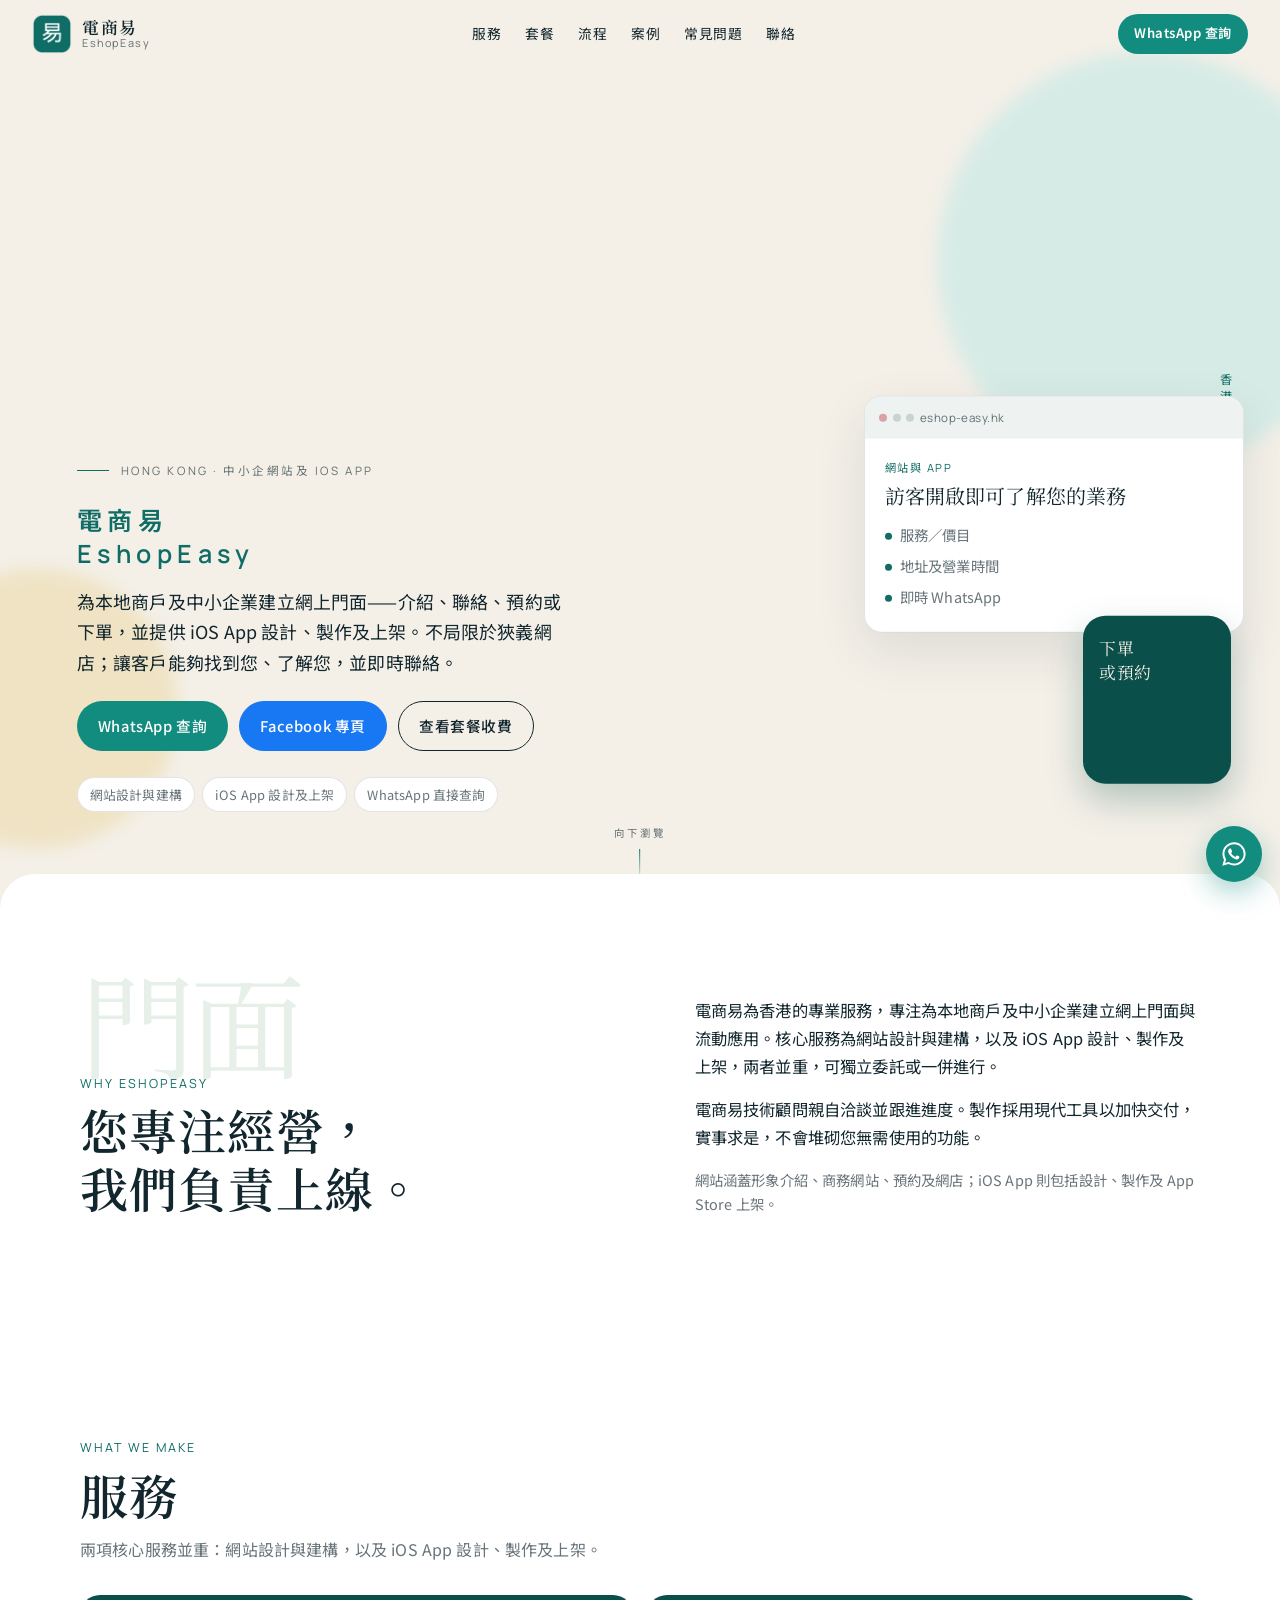
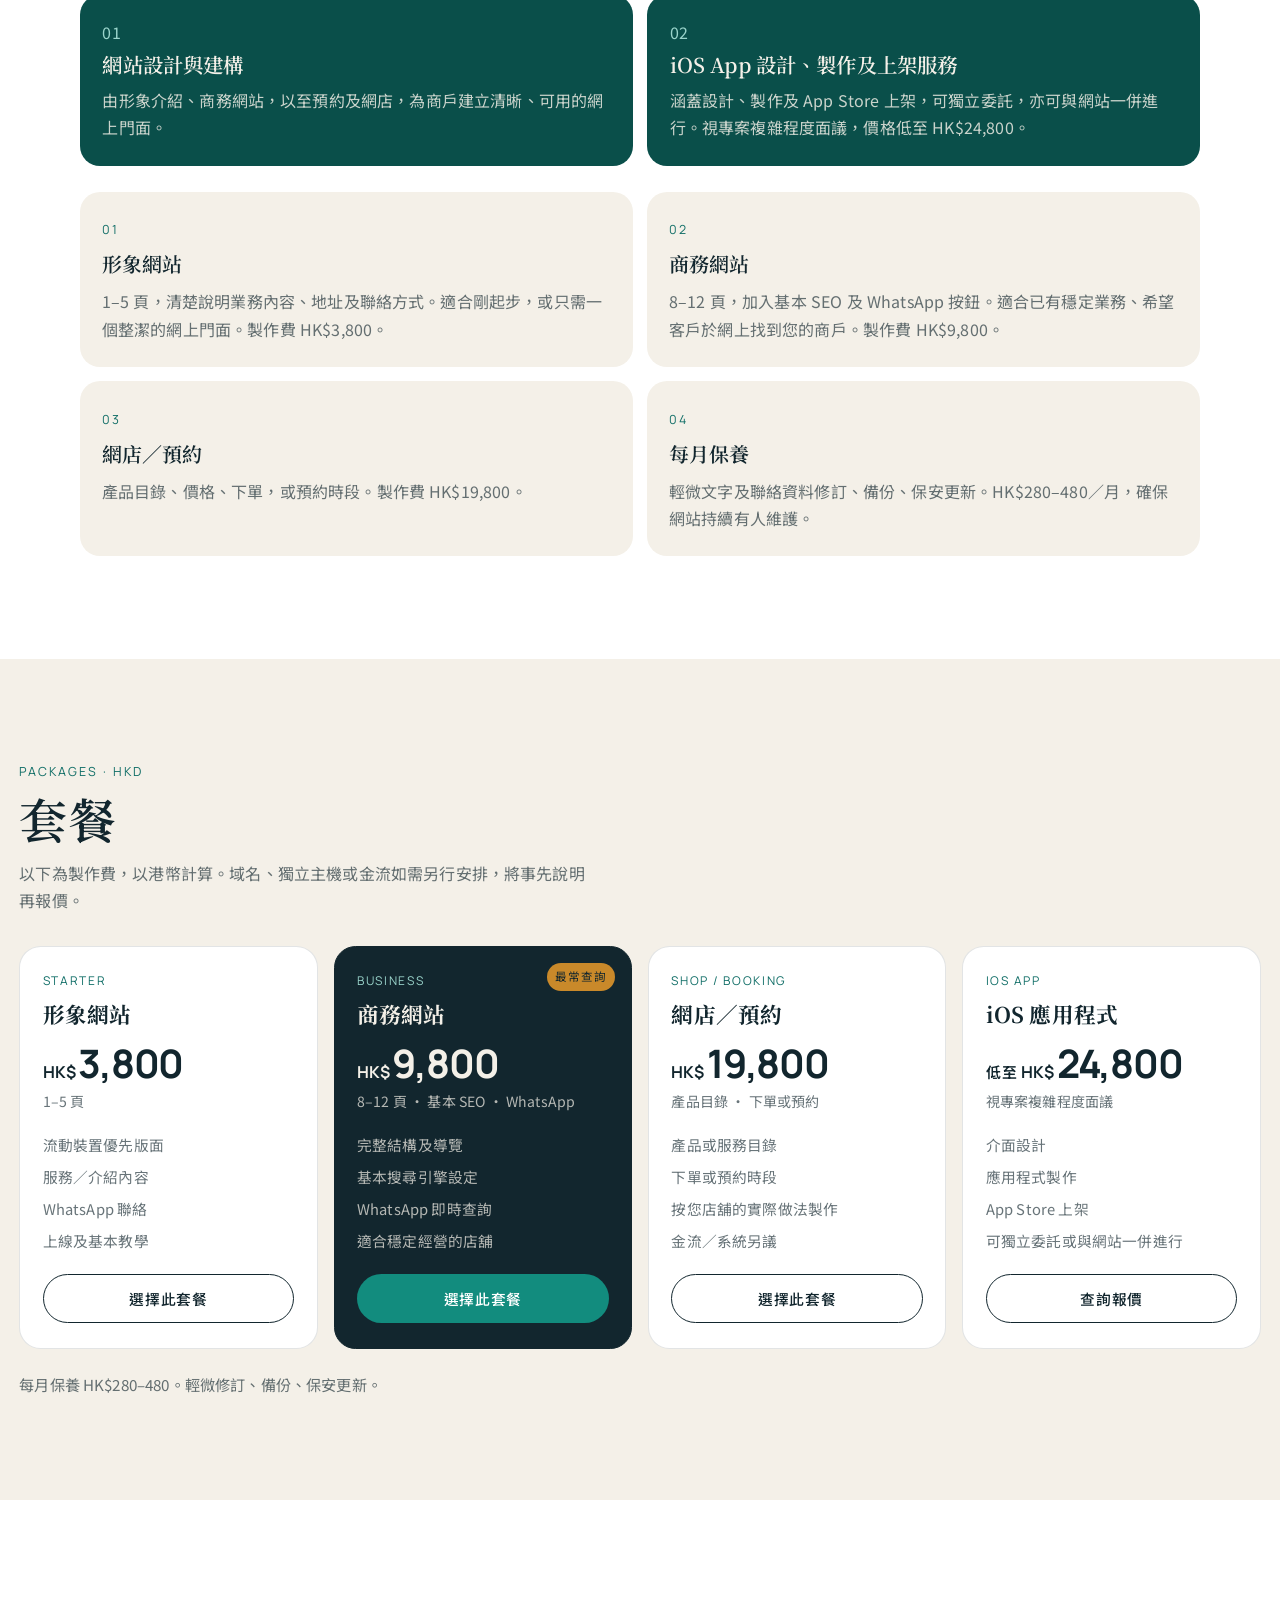
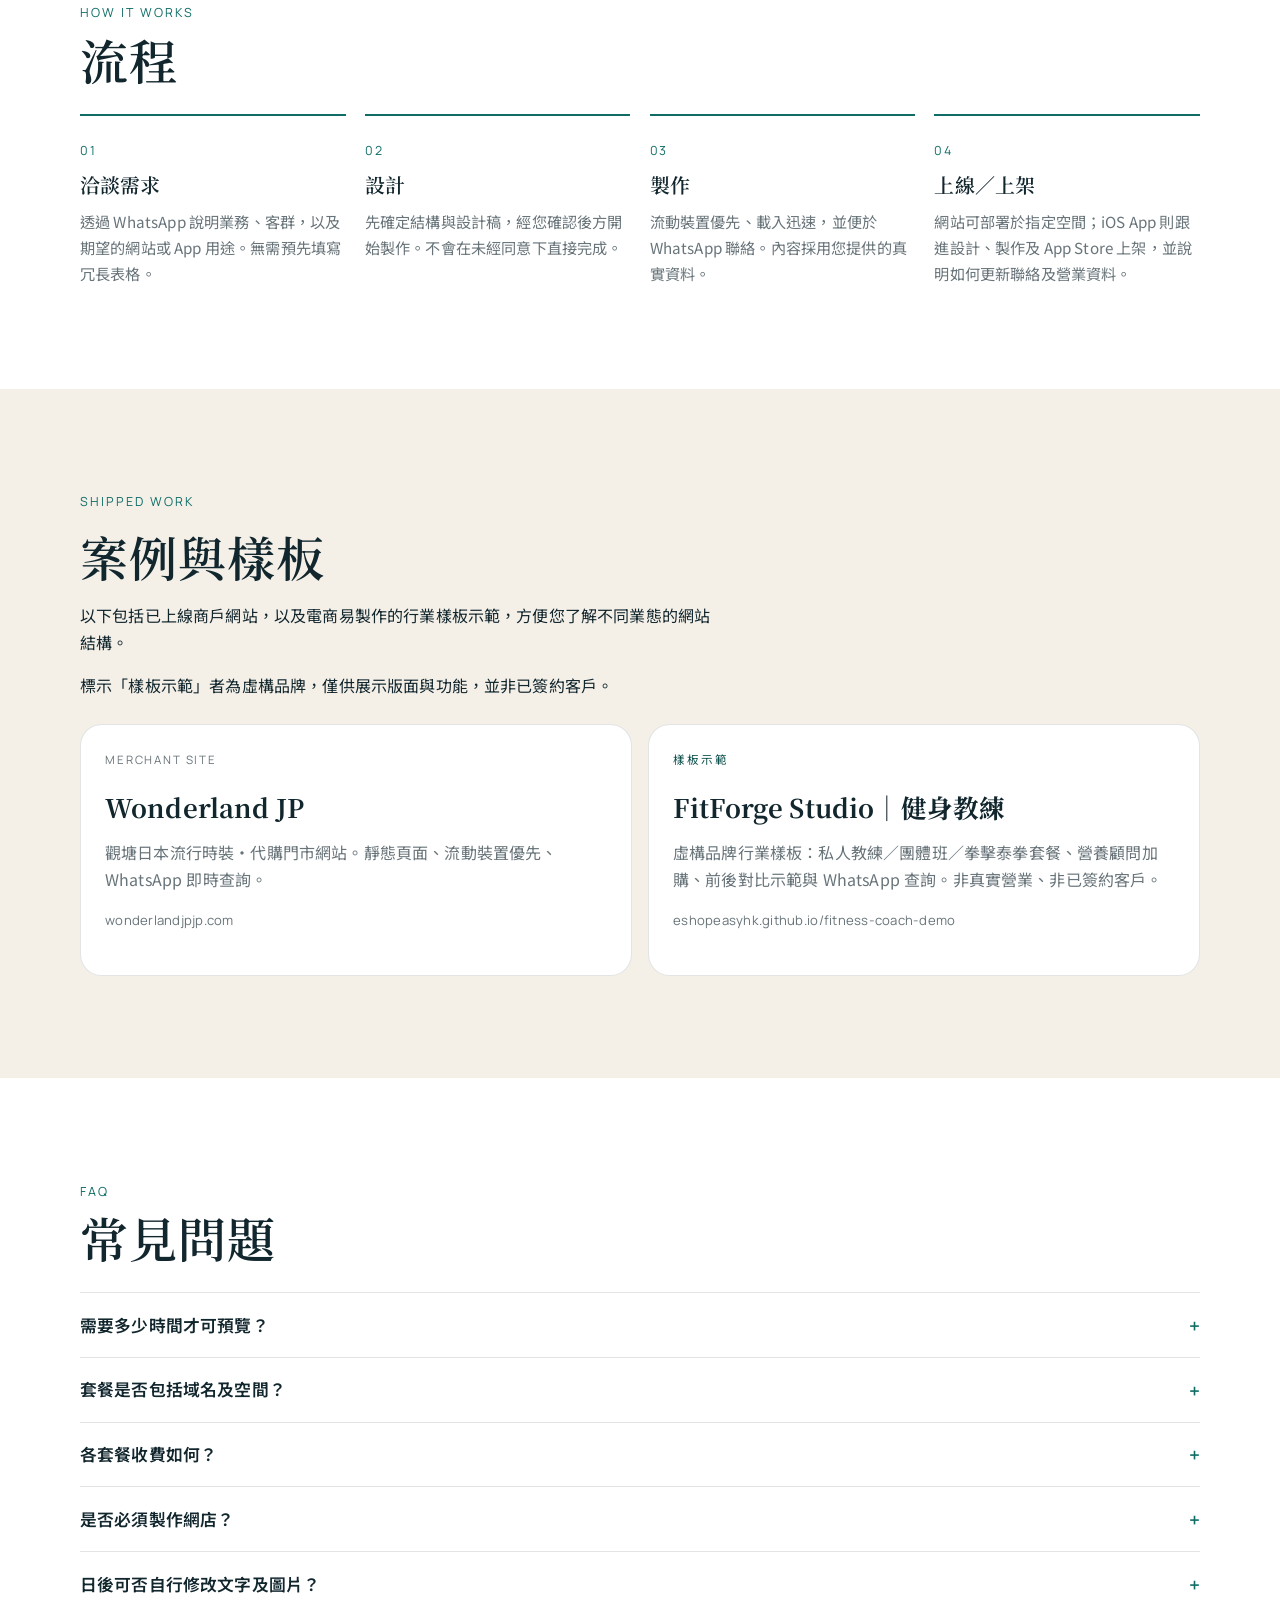
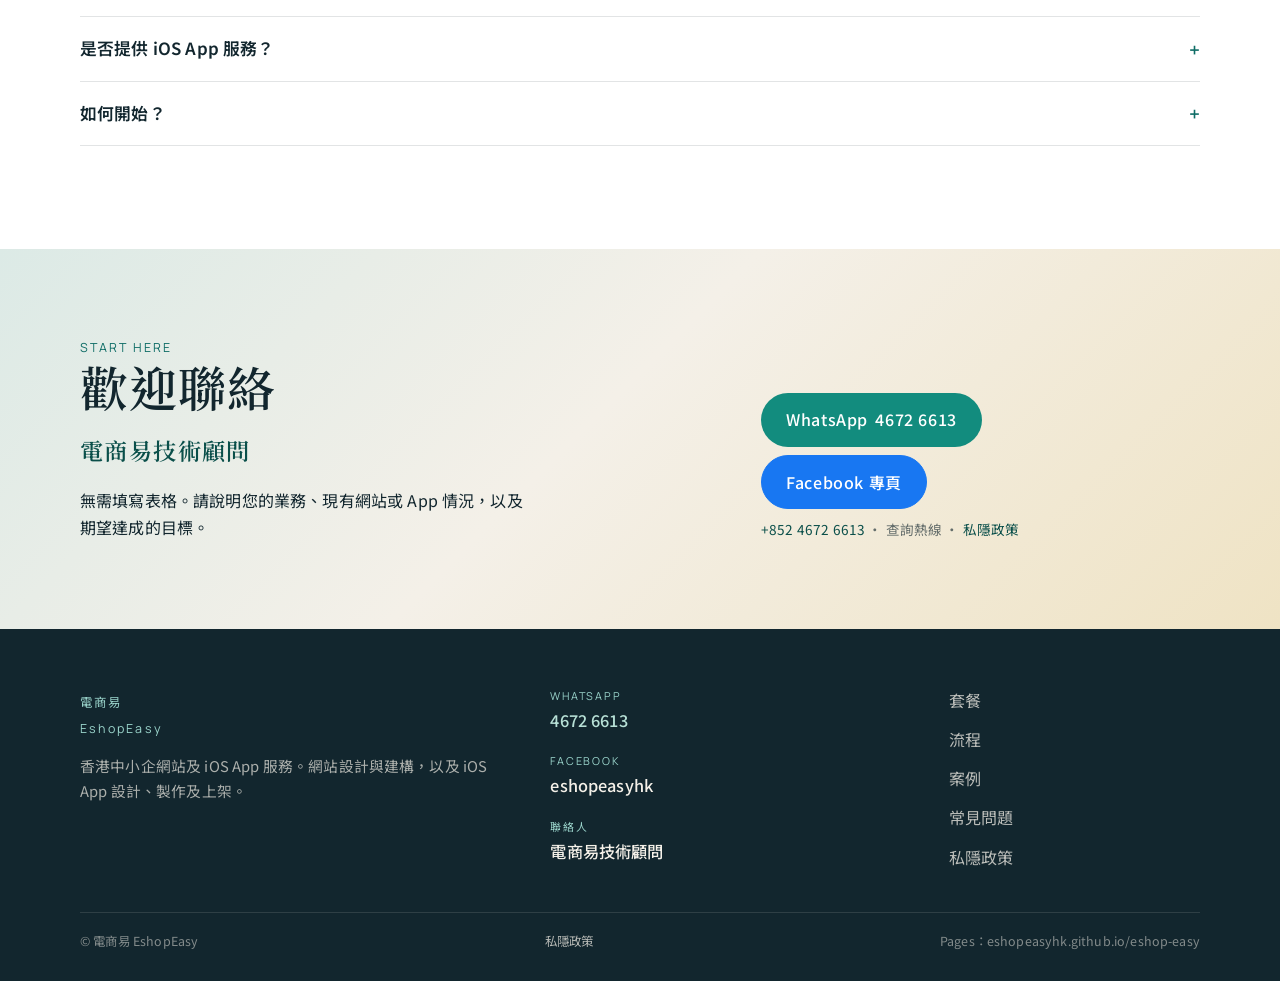
<file: index.html>
<!DOCTYPE html>
<html lang="zh-Hant-HK">
<head>
  <meta charset="utf-8">
  <meta name="viewport" content="width=device-width, initial-scale=1">
  <title>電商易 EshopEasy｜香港中小企網站及 iOS App</title>
  <meta name="description" content="電商易（EshopEasy）為香港商戶及中小企業提供網站設計與建構，以及 iOS App 設計、製作及上架服務。收費公開，歡迎 WhatsApp 查詢。">
  <meta name="theme-color" content="#f4f0e8">
  <meta name="author" content="電商易 EshopEasy">
  <link rel="canonical" href="https://eshopeasyhk.github.io/eshop-easy/">
  <link rel="icon" href="assets/favicon.svg" type="image/svg+xml">
  <link rel="icon" type="image/png" sizes="32x32" href="assets/favicon-32.png">
  <link rel="icon" type="image/png" sizes="64x64" href="assets/favicon-64.png">
  <link rel="apple-touch-icon" href="apple-touch-icon.png">
  <link rel="manifest" href="site.webmanifest">
  <meta property="og:type" content="website">
  <meta property="og:locale" content="zh_HK">
  <meta property="og:url" content="https://eshopeasyhk.github.io/eshop-easy/">
  <meta property="og:site_name" content="電商易 EshopEasy">
  <meta property="og:title" content="電商易 EshopEasy｜香港中小企網站及 iOS App">
  <meta property="og:description" content="為香港商戶及中小企業提供網站設計與建構，以及 iOS App 設計、製作及上架服務。收費公開，歡迎 WhatsApp 查詢。">
  <meta property="og:image" content="https://eshopeasyhk.github.io/eshop-easy/assets/og.png">
  <meta property="og:image:type" content="image/png">
  <meta property="og:image:width" content="1200">
  <meta property="og:image:height" content="630">
  <meta name="twitter:card" content="summary_large_image">
  <meta name="twitter:title" content="電商易 EshopEasy｜香港中小企網站及 iOS App">
  <meta name="twitter:description" content="網站設計與建構，以及 iOS App 設計、製作及上架服務。">
  <meta name="twitter:image" content="https://eshopeasyhk.github.io/eshop-easy/assets/og.png">
  <link rel="preconnect" href="https://fonts.googleapis.com">
  <link rel="preconnect" href="https://fonts.gstatic.com" crossorigin>
  <link href="https://fonts.googleapis.com/css2?family=Manrope:wght@500;600;700&family=Noto+Sans+TC:wght@400;500;600;700&family=Noto+Serif+TC:wght@500;600;700&display=swap" rel="stylesheet">
  <link rel="stylesheet" href="css/site.css">
  <script type="application/ld+json">
  {
    "@context": "https://schema.org",
    "@type": "ProfessionalService",
    "name": "電商易",
    "alternateName": ["EshopEasy"],
    "url": "https://eshopeasyhk.github.io/eshop-easy/",
    "image": "https://eshopeasyhk.github.io/eshop-easy/assets/og.png",
    "telephone": "+85246726613",
    "areaServed": { "@type": "AdministrativeArea", "name": "Hong Kong" },
    "employee": {
      "@type": "Person",
      "name": "電商易技術顧問",
      "jobTitle": "電商易技術顧問"
    },
    "contactPoint": {
      "@type": "ContactPoint",
      "name": "電商易技術顧問",
      "telephone": "+85246726613",
      "contactType": "customer service",
      "availableLanguage": ["zh-HK", "zh-Hant"]
    },
    "description": "為香港商戶及中小企業提供網站設計與建構，以及 iOS App 設計、製作及上架服務。",
    "hasOfferCatalog": {
      "@type": "OfferCatalog",
      "name": "套餐",
      "itemListElement": [
        { "@type": "Offer", "price": "3800", "priceCurrency": "HKD", "itemOffered": { "@type": "Service", "name": "形象網站" } },
        { "@type": "Offer", "price": "9800", "priceCurrency": "HKD", "itemOffered": { "@type": "Service", "name": "商務網站" } },
        { "@type": "Offer", "price": "19800", "priceCurrency": "HKD", "itemOffered": { "@type": "Service", "name": "網店／預約" } },
        { "@type": "Offer", "price": "24800", "priceCurrency": "HKD", "description": "視專案複雜程度面議，價格低至 HK$24,800。涵蓋設計、製作及上架。", "itemOffered": { "@type": "Service", "name": "iOS App 設計、製作及上架" } }
      ]
    },
    "priceRange": "HK$3800–HK$24800+"
  }
  </script>
</head>
<body>
  <a class="skip" href="#main">跳至內容</a>

  <header class="site-header" id="top">
    <a class="brand" href="./">
      <img src="assets/logo.png" width="40" height="40" alt="">
      <span class="brand-text">
        <strong data-cms="brandZh">電商易</strong>
        <span data-cms="brandEn">EshopEasy</span>
      </span>
    </a>
    <nav class="nav" aria-label="主要">
      <a href="#services">服務</a>
      <a href="#pricing">套餐</a>
      <a href="#process">流程</a>
      <a href="#work">案例</a>
      <a href="#faq">常見問題</a>
      <a href="#contact">聯絡</a>
    </nav>
    <a class="header-cta" href="https://wa.me/85246726613?text=%E6%82%A8%E5%A5%BD%EF%BC%8C%E6%83%B3%E4%BA%86%E8%A7%A3%E9%9B%BB%E5%95%86%E6%98%93%E6%9C%8D%E5%8B%99" data-cms-wa data-cms-wa-text="您好，想了解電商易服務">WhatsApp 查詢</a>
    <button class="menu-toggle" type="button" aria-expanded="false" aria-controls="drawer" aria-label="開啟選單">
      <span></span><span></span><span></span>
    </button>
  </header>

  <div class="drawer" id="drawer" hidden>
    <nav aria-label="流動裝置選單">
      <a href="#services"><em>01</em>服務</a>
      <a href="#pricing"><em>02</em>套餐</a>
      <a href="#process"><em>03</em>流程</a>
      <a href="#work"><em>04</em>案例</a>
      <a href="#faq"><em>05</em>常見問題</a>
      <a href="#contact"><em>06</em>聯絡</a>
    </nav>
    <div class="drawer-meta">
      <a href="https://wa.me/85246726613?text=%E6%82%A8%E5%A5%BD%EF%BC%8C%E6%83%B3%E4%BA%86%E8%A7%A3%E9%9B%BB%E5%95%86%E6%98%93%E6%9C%8D%E5%8B%99" data-cms-wa data-cms-wa-text="您好，想了解電商易服務">WhatsApp <span data-cms="phoneDisplay">4672 6613</span></a>
      <a href="https://www.facebook.com/eshopeasyhk" target="_blank" rel="noopener noreferrer" data-cms="facebookLink">Facebook 專頁</a>
      <a href="privacy.html">私隱政策</a>
      <span data-cms="contactTagline">香港 · 中小企網站及 iOS App</span>
    </div>
  </div>

  <main id="main">
    <section class="hero" aria-labelledby="hero-title">
      <div class="hero-bg" aria-hidden="true">
        <span class="orb orb-a" data-parallax="0.12"></span>
        <span class="orb orb-b" data-parallax="-0.08"></span>
      </div>
      <p class="v-label" aria-hidden="true">香港本地<span>收費公開</span></p>
      <div class="hero-inner">
        <p class="eyebrow" data-cms="heroEyebrow">Hong Kong · 中小企網站及 iOS App</p>
        <h1 id="hero-title"><span data-cms="brandZh">電商易</span><span data-cms="brandEn">EshopEasy</span></h1>
        <p class="lede" data-cms="heroLede">為本地商戶及中小企業建立網上門面——介紹、聯絡、預約或下單，並提供 iOS App 設計、製作及上架。不局限於狹義網店；讓客戶能夠找到您、了解您，並即時聯絡。</p>
        <div class="hero-actions">
          <a class="btn btn-wa" href="https://wa.me/85246726613?text=%E6%82%A8%E5%A5%BD%EF%BC%8C%E6%83%B3%E4%BA%86%E8%A7%A3%E9%9B%BB%E5%95%86%E6%98%93%E6%9C%8D%E5%8B%99" data-cms-wa data-cms-wa-text="您好，想了解電商易服務">WhatsApp 查詢</a>
          <a class="btn btn-fb" href="https://www.facebook.com/eshopeasyhk" target="_blank" rel="noopener noreferrer" data-cms="facebookLink">Facebook 專頁</a>
          <a class="btn btn-ghost" href="#pricing">查看套餐收費</a>
        </div>
        <ul class="hero-chips" data-cms="heroChips">
          <li>網站設計與建構</li>
          <li>iOS App 設計及上架</li>
          <li>WhatsApp 直接查詢</li>
        </ul>
      </div>
      <aside class="hero-panel" aria-hidden="true">
        <div class="window" data-parallax="0.06">
          <div class="window-bar"><i></i><i></i><i></i><span>eshop-easy.hk</span></div>
          <div class="window-body">
            <p class="win-kicker">網站與 App</p>
            <p class="win-title">訪客開啟即可了解您的業務</p>
            <ul>
              <li>服務／價目</li>
              <li>地址及營業時間</li>
              <li>即時 WhatsApp</li>
            </ul>
          </div>
        </div>
        <div class="phone" data-parallax="0.14">
          <p>下單<br>或預約</p>
        </div>
      </aside>
      <p class="scroll-hint" aria-hidden="true">向下瀏覽<i></i></p>
    </section>

    <section class="section intro" id="about">
      <div class="wrap intro-grid">
        <div>
          <p class="watermark" aria-hidden="true">門面</p>
          <p class="kicker" data-cms="aboutKicker">Why EshopEasy</p>
          <h2 data-cms="aboutHeading">您專注經營，<br>我們負責上線。</h2>
        </div>
        <div class="intro-copy">
          <p data-cms="aboutP1">電商易為香港的專業服務，專注為本地商戶及中小企業建立網上門面與流動應用。核心服務為網站設計與建構，以及 iOS App 設計、製作及上架，兩者並重，可獨立委託或一併進行。</p>
          <p data-cms="aboutP2">電商易技術顧問親自洽談並跟進進度。製作採用現代工具以加快交付，實事求是，不會堆砌您無需使用的功能。</p>
          <p class="note" data-cms="aboutNote">網站涵蓋形象介紹、商務網站、預約及網店；iOS App 則包括設計、製作及 App Store 上架。</p>
        </div>
      </div>
    </section>

    <section class="section services" id="services">
      <div class="wrap">
        <p class="kicker">What we make</p>
        <h2>服務</h2>
        <p class="section-lead" data-cms="servicesLead">兩項核心服務並重：網站設計與建構，以及 iOS App 設計、製作及上架。</p>
        <div class="offer-pair" data-cms="offers">
          <article class="offer-card">
            <span class="idx">01</span>
            <h3>網站設計與建構</h3>
            <p>由形象介紹、商務網站，以至預約及網店，為商戶建立清晰、可用的網上門面。</p>
          </article>
          <article class="offer-card">
            <span class="idx">02</span>
            <h3>iOS App 設計、製作及上架服務</h3>
            <p>涵蓋設計、製作及 App Store 上架，可獨立委託，亦可與網站一併進行。視專案複雜程度面議，價格低至 HK$24,800。</p>
          </article>
        </div>
        <div class="service-grid" data-cms="serviceCards">
          <article class="service-card">
            <span class="idx">01</span>
            <h3>形象網站</h3>
            <p>1–5 頁，清楚說明業務內容、地址及聯絡方式。適合剛起步，或只需一個整潔的網上門面。製作費 HK$3,800。</p>
          </article>
          <article class="service-card">
            <span class="idx">02</span>
            <h3>商務網站</h3>
            <p>8–12 頁，加入基本 SEO 及 WhatsApp 按鈕。適合已有穩定業務、希望客戶於網上找到您的商戶。製作費 HK$9,800。</p>
          </article>
          <article class="service-card">
            <span class="idx">03</span>
            <h3>網店／預約</h3>
            <p>產品目錄、價格、下單，或預約時段。製作費 HK$19,800。</p>
          </article>
          <article class="service-card">
            <span class="idx">04</span>
            <h3>每月保養</h3>
            <p>輕微文字及聯絡資料修訂、備份、保安更新。HK$280–480／月，確保網站持續有人維護。</p>
          </article>
        </div>
      </div>
    </section>

    <section class="section pricing" id="pricing">
      <div class="wrap">
        <p class="kicker">Packages · HKD</p>
        <h2>套餐</h2>
        <p class="section-lead" data-cms="pricingLead">以下為製作費，以港幣計算。域名、獨立主機或金流如需另行安排，將事先說明再報價。</p>
        <div class="price-grid" data-cms="packages">
          <article class="price-card">
            <p class="price-name">Starter</p>
            <h3>形象網站</h3>
            <p class="price"><span class="currency">HK$</span>3,800</p>
            <p class="price-meta">1–5 頁</p>
            <ul>
              <li>流動裝置優先版面</li>
              <li>服務／介紹內容</li>
              <li>WhatsApp 聯絡</li>
              <li>上線及基本教學</li>
            </ul>
            <a class="btn btn-ghost" href="https://wa.me/85246726613?text=%E6%82%A8%E5%A5%BD%EF%BC%8C%E6%83%B3%E6%9F%A5%E8%A9%A2%20Starter%20%E5%BD%A2%E8%B1%A1%E7%B6%B2%E7%AB%99%20HK%243800">選擇此套餐</a>
          </article>
          <article class="price-card featured">
            <p class="badge">最常查詢</p>
            <p class="price-name">Business</p>
            <h3>商務網站</h3>
            <p class="price"><span class="currency">HK$</span>9,800</p>
            <p class="price-meta">8–12 頁 · 基本 SEO · WhatsApp</p>
            <ul>
              <li>完整結構及導覽</li>
              <li>基本搜尋引擎設定</li>
              <li>WhatsApp 即時查詢</li>
              <li>適合穩定經營的店舖</li>
            </ul>
            <a class="btn btn-wa" href="https://wa.me/85246726613?text=%E6%82%A8%E5%A5%BD%EF%BC%8C%E6%83%B3%E6%9F%A5%E8%A9%A2%20Business%20%E5%95%86%E5%8B%99%E7%B6%B2%E7%AB%99%20HK%249800">選擇此套餐</a>
          </article>
          <article class="price-card">
            <p class="price-name">Shop / Booking</p>
            <h3>網店／預約</h3>
            <p class="price"><span class="currency">HK$</span>19,800</p>
            <p class="price-meta">產品目錄 · 下單或預約</p>
            <ul>
              <li>產品或服務目錄</li>
              <li>下單或預約時段</li>
              <li>按您店舖的實際做法製作</li>
              <li>金流／系統另議</li>
            </ul>
            <a class="btn btn-ghost" href="https://wa.me/85246726613?text=%E6%82%A8%E5%A5%BD%EF%BC%8C%E6%83%B3%E6%9F%A5%E8%A9%A2%E7%B6%B2%E5%BA%97%EF%BC%8F%E9%A0%90%E7%B4%84%20HK%2419800">選擇此套餐</a>
          </article>
          <article class="price-card">
            <p class="price-name">iOS App</p>
            <h3>iOS 應用程式</h3>
            <p class="price"><span class="from">低至</span><span class="currency">HK$</span>24,800</p>
            <p class="price-meta">視專案複雜程度面議</p>
            <ul>
              <li>介面設計</li>
              <li>應用程式製作</li>
              <li>App Store 上架</li>
              <li>可獨立委託或與網站一併進行</li>
            </ul>
            <a class="btn btn-ghost" href="https://wa.me/85246726613?text=%E6%82%A8%E5%A5%BD%EF%BC%8C%E6%83%B3%E6%9F%A5%E8%A9%A2%20iOS%20App%20%E8%A8%AD%E8%A8%88%E3%80%81%E8%A3%BD%E4%BD%9C%E5%8F%8A%E4%B8%8A%E6%9E%B6%EF%BC%8C%E5%83%B9%E6%A0%BC%E4%BD%8E%E8%87%B3%20HK%2424800">查詢報價</a>
          </article>
        </div>
        <p class="maintain" data-cms="maintenanceNote">每月保養 HK$280–480。輕微修訂、備份、保安更新。</p>
      </div>
    </section>

    <section class="section process" id="process">
      <div class="wrap">
        <p class="kicker">How it works</p>
        <h2>流程</h2>
        <ol class="steps">
          <li>
            <span class="idx">01</span>
            <h3>洽談需求</h3>
            <p>透過 WhatsApp 說明業務、客群，以及期望的網站或 App 用途。無需預先填寫冗長表格。</p>
          </li>
          <li>
            <span class="idx">02</span>
            <h3>設計</h3>
            <p>先確定結構與設計稿，經您確認後方開始製作。不會在未經同意下直接完成。</p>
          </li>
          <li>
            <span class="idx">03</span>
            <h3>製作</h3>
            <p>流動裝置優先、載入迅速，並便於 WhatsApp 聯絡。內容採用您提供的真實資料。</p>
          </li>
          <li>
            <span class="idx">04</span>
            <h3>上線／上架</h3>
            <p>網站可部署於指定空間；iOS App 則跟進設計、製作及 App Store 上架，並說明如何更新聯絡及營業資料。</p>
          </li>
        </ol>
      </div>
    </section>

        <section class="section work" id="work">
      <div class="wrap">
        <div class="work-intro">
          <p class="kicker">Shipped work</p>
          <h2 data-cms="caseHeading">案例與樣板</h2>
          <p data-cms="caseP1">以下包括已上線商戶網站，以及電商易製作的行業樣板示範，方便您了解不同業態的網站結構。</p>
          <p data-cms="caseP2">標示「樣板示範」者為虛構品牌，僅供展示版面與功能，並非已簽約客戶。</p>
        </div>
        <div class="work-cards" data-cms="cases">
          <a class="work-card" href="https://wonderlandjpjp.com" rel="noopener noreferrer" target="_blank">
            <p class="work-tag">Merchant site</p>
            <h3>Wonderland JP</h3>
            <p>觀塘日本流行時裝・代購門市網站。靜態頁面、流動裝置優先、WhatsApp 即時查詢。</p>
            <p class="work-url">wonderlandjpjp.com</p>
          </a>
          <a class="work-card work-card-demo" href="https://eshopeasyhk.github.io/fitness-coach-demo/" rel="noopener noreferrer" target="_blank">
            <p class="work-tag">樣板示範</p>
            <h3>FitForge Studio｜健身教練</h3>
            <p>虛構品牌行業樣板：私人教練／團體班／拳擊泰拳套餐、營養顧問加購、前後對比示範與 WhatsApp 查詢。非真實營業、非已簽約客戶。</p>
            <p class="work-url">eshopeasyhk.github.io/fitness-coach-demo</p>
          </a>
        </div>
      </div>
    </section>

    <section class="section faq" id="faq">
      <div class="wrap">
        <p class="kicker">FAQ</p>
        <h2>常見問題</h2>
        <div class="faq-list" data-cms="faq">
          <details>
            <summary>需要多少時間才可預覽？</summary>
            <p>視乎頁數及您提供資料的速度。簡單形象網站，資料齊全時通常於數個工作天內備妥初稿；商務網站、網店／預約或 iOS App 需時較長。確實日程於洽談需求後確定，不會隨意承諾期限。</p>
          </details>
          <details>
            <summary>套餐是否包括域名及空間？</summary>
            <p>套餐價格為設計及製作。域名、獨立主機或商店金流如需另行安排，將事先說明再報價。可先以 GitHub Pages 上線，以降低起步成本。</p>
          </details>
          <details>
            <summary>各套餐收費如何？</summary>
            <p>形象網站 HK$3,800；商務網站 HK$9,800；網店／預約 HK$19,800。iOS App 視專案複雜程度面議，價格低至 HK$24,800，涵蓋設計、製作及上架。每月保養 HK$280–480。</p>
          </details>
          <details>
            <summary>是否必須製作網店？</summary>
            <p>不必。不少商戶首先需要的是清晰的網上門面：地址、服務、價格、WhatsApp。網店及預約可按實際需要加入。</p>
          </details>
          <details>
            <summary>日後可否自行修改文字及圖片？</summary>
            <p>輕微修訂可交由每月保養處理。較大改動或新增功能，將先報價再進行。不會鎖定您的內容；聯絡資料會說明如何更新。</p>
          </details>
          <details>
            <summary>是否提供 iOS App 服務？</summary>
            <p>提供。iOS App 涵蓋設計、製作及上架，可獨立委託，亦可與網站一併進行。視專案複雜程度面議，價格低至 HK$24,800。</p>
          </details>
          <details>
            <summary>如何開始？</summary>
            <p>WhatsApp 4672 6613，說明您的業務，以及希望網站或 App 協助解決的事項。電商易技術顧問將直接回覆。</p>
          </details>
        </div>
      </div>
    </section>

    <section class="contact" id="contact" aria-labelledby="contact-title">
      <div class="wrap contact-inner">
        <div>
          <p class="kicker">Start here</p>
          <h2 id="contact-title" data-cms="contactHeading">歡迎聯絡</h2>
          <div class="contact-lead">
            <p class="contact-lead-name" data-cms="contactTitle">電商易技術顧問</p>
          </div>
          <p data-cms="contactBody">無需填寫表格。請說明您的業務、現有網站或 App 情況，以及期望達成的目標。</p>
        </div>
        <div class="contact-actions">
          <a class="btn btn-wa btn-lg" href="https://wa.me/85246726613?text=%E6%82%A8%E5%A5%BD%EF%BC%8C%E6%83%B3%E4%BA%86%E8%A7%A3%E9%9B%BB%E5%95%86%E6%98%93%E6%9C%8D%E5%8B%99" data-cms-wa data-cms-wa-text="您好，想了解電商易服務">WhatsApp <span data-cms="phoneDisplay">4672 6613</span></a>
          <a class="btn btn-fb btn-lg" href="https://www.facebook.com/eshopeasyhk" target="_blank" rel="noopener noreferrer" data-cms="facebookLink">Facebook 專頁</a>
          <p class="contact-note">
            <a href="tel:+85246726613" data-cms-tel>+852 4672 6613</a>
            · 查詢熱線
            · <a href="privacy.html">私隱政策</a>
          </p>
        </div>
      </div>
    </section>
  </main>

  <footer class="site-footer">
    <div class="wrap">
      <div class="foot-grid">
        <div>
          <p class="foot-brand"><span data-cms="brandZh">電商易</span><span data-cms="brandEn">EshopEasy</span></p>
          <p class="foot-tag" data-cms="footerTag">香港中小企網站及 iOS App 服務。網站設計與建構，以及 iOS App 設計、製作及上架。</p>
        </div>
        <ul class="contact-list">
          <li>
            <a class="wa-link" href="https://wa.me/85246726613?text=%E6%82%A8%E5%A5%BD%EF%BC%8C%E6%83%B3%E4%BA%86%E8%A7%A3%E9%9B%BB%E5%95%86%E6%98%93%E6%9C%8D%E5%8B%99" data-cms-wa data-cms-wa-text="您好，想了解電商易服務">
              <small>WhatsApp</small>
              <strong data-cms="phoneDisplay">4672 6613</strong>
            </a>
          </li>
          <li>
            <a href="https://www.facebook.com/eshopeasyhk" target="_blank" rel="noopener noreferrer" data-cms-fb>
              <small>Facebook</small>
              <strong data-cms="facebookLabel">eshopeasyhk</strong>
            </a>
          </li>
          <li>
            <a href="tel:+85246726613">
              <small>聯絡人</small>
              <strong data-cms="contactTitle">電商易技術顧問</strong>
            </a>
          </li>
        </ul>
        <ul class="foot-nav" aria-label="頁尾">
          <li><a href="#pricing">套餐</a></li>
          <li><a href="#process">流程</a></li>
          <li><a href="#work">案例</a></li>
          <li><a href="#faq">常見問題</a></li>
          <li><a href="privacy.html">私隱政策</a></li>
        </ul>
      </div>
      <div class="foot-bottom">
        <span>© 電商易 EshopEasy</span>
        <a href="privacy.html">私隱政策</a>
        <span>Pages：eshopeasyhk.github.io/eshop-easy</span>
      </div>
    </div>
  </footer>

  <a class="wa-float" href="https://wa.me/85246726613?text=%E6%82%A8%E5%A5%BD%EF%BC%8C%E6%83%B3%E4%BA%86%E8%A7%A3%E9%9B%BB%E5%95%86%E6%98%93%E6%9C%8D%E5%8B%99" aria-label="WhatsApp 4672 6613" data-cms-wa data-cms-wa-text="您好，想了解電商易服務">
    <svg viewBox="0 0 24 24" aria-hidden="true"><path d="M19.05 4.91A9.82 9.82 0 0 0 12.04 2C6.58 2 2.14 6.44 2.14 11.9c0 1.75.46 3.45 1.32 4.95L2 22l5.3-1.39a9.87 9.87 0 0 0 4.74 1.21h.01c5.46 0 9.9-4.44 9.9-9.9 0-2.65-1.03-5.14-2.9-7.01zm-7.01 15.24h-.01a8.2 8.2 0 0 1-4.18-1.15l-.3-.18-3.14.82.84-3.06-.2-.31a8.18 8.18 0 0 1-1.26-4.38c0-4.54 3.7-8.23 8.24-8.23 2.2 0 4.27.86 5.82 2.42a8.18 8.18 0 0 1 2.41 5.83c0 4.54-3.7 8.24-8.22 8.24zm4.52-6.16c-.25-.12-1.47-.72-1.7-.81-.23-.08-.39-.12-.56.12-.17.25-.64.81-.79.97-.14.17-.29.19-.54.06-.25-.12-1.05-.39-2-1.23-.74-.66-1.23-1.47-1.38-1.72-.14-.25-.02-.38.11-.51.11-.11.25-.29.37-.43.12-.14.17-.25.25-.41.08-.17.04-.31-.02-.43-.06-.12-.56-1.35-.76-1.84-.2-.48-.41-.42-.56-.42h-.48c-.17 0-.43.06-.66.31-.23.25-.87.85-.87 2.07 0 1.22.89 2.4 1.01 2.56.12.17 1.75 2.67 4.23 3.74 1.48.64 1.84.7 2.5.59.38-.07 1.47-.6 1.67-1.18.21-.58.21-1.07.14-1.18-.06-.1-.23-.17-.48-.29z"/></svg>
  </a>

  <script src="js/content.js"></script>
  <script src="js/site.js"></script>
</body>
</html>
</file>
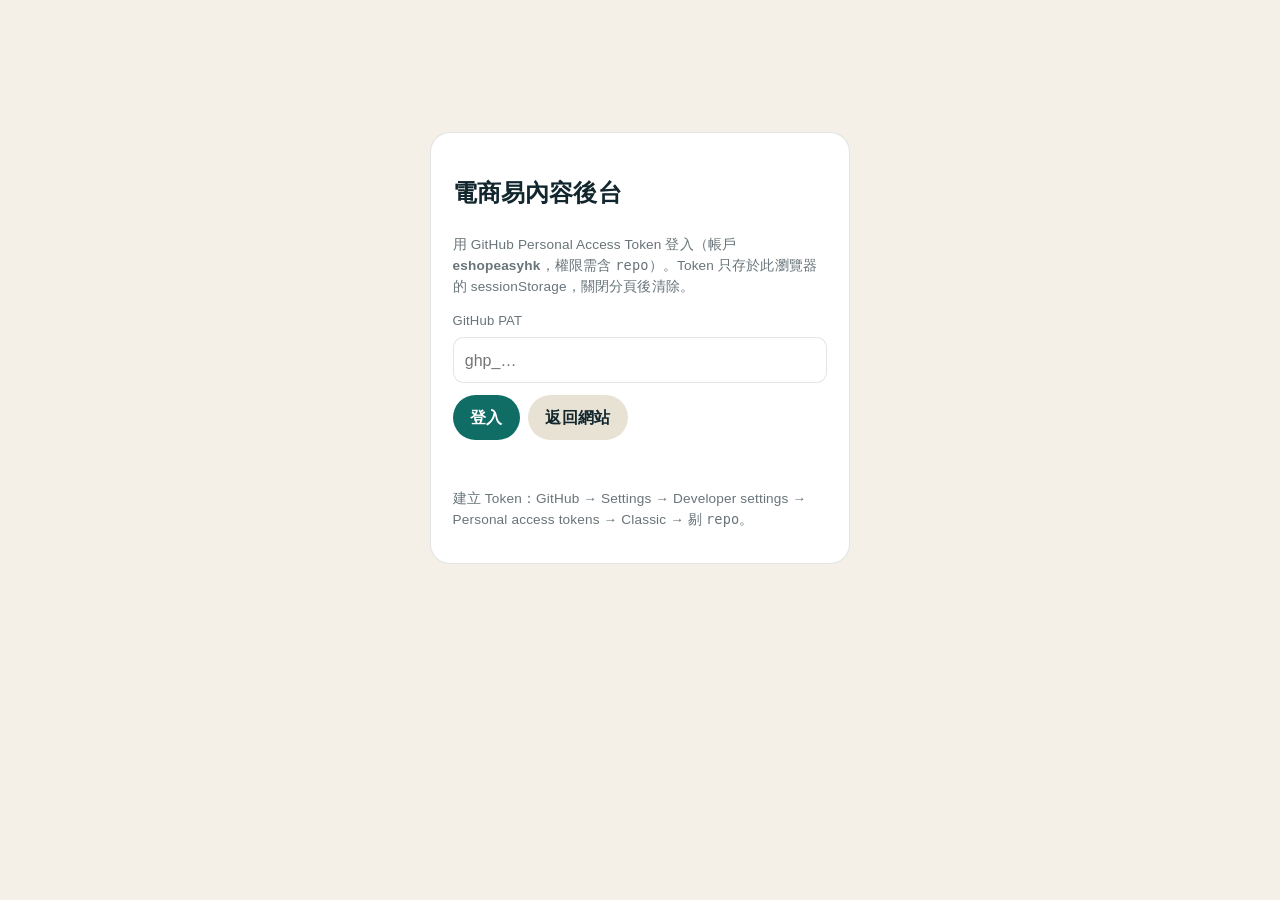
<file: admin/index.html>
<!DOCTYPE html>
<html lang="zh-Hant-HK">
<head>
  <meta charset="utf-8">
  <meta name="viewport" content="width=device-width, initial-scale=1">
  <meta name="robots" content="noindex,nofollow">
  <title>電商易內容後台</title>
  <link rel="stylesheet" href="../css/site.css">
  <style>
    :root { --admin-max: 920px; }
    body.admin { background: var(--paper); }
    .admin-wrap { width: min(var(--admin-max), calc(100% - 2rem)); margin: 0 auto; padding: 1.5rem 0 4rem; }
    .admin-top { display:flex; flex-wrap:wrap; gap:1rem; justify-content:space-between; align-items:center; margin-bottom:1.5rem; }
    .admin-top h1 { margin:0; font-family:var(--serif); font-size:1.6rem; }
    .panel { background:#fff; border:1px solid var(--line); border-radius:var(--radius); padding:1.25rem 1.35rem; margin-bottom:1rem; }
    .panel h2 { margin:0 0 .85rem; font-size:1.05rem; }
    .grid-2 { display:grid; grid-template-columns:1fr 1fr; gap:.85rem; }
    @media (max-width:720px){ .grid-2 { grid-template-columns:1fr; } }
    label { display:block; font-size:.82rem; color:var(--muted); margin-bottom:.25rem; }
    input[type=text], input[type=url], input[type=color], input[type=password], textarea, select {
      width:100%; box-sizing:border-box; border:1px solid var(--line); border-radius:.65rem;
      padding:.55rem .7rem; font:inherit; background:#fff; color:var(--ink);
    }
    textarea { min-height:5.5rem; resize:vertical; }
    .field { margin-bottom:.75rem; }
    .row-actions { display:flex; flex-wrap:wrap; gap:.5rem; margin-top:.75rem; }
    .btn-admin { border:0; border-radius:999px; padding:.55rem 1.1rem; font:inherit; font-weight:600; cursor:pointer; }
    .btn-primary { background:var(--teal); color:#fff; }
    .btn-primary:hover { background:var(--teal-dark); }
    .btn-soft { background:var(--sand); color:var(--ink); }
    .btn-danger { background:#8b2e2e; color:#fff; }
    .status { font-size:.9rem; color:var(--muted); min-height:1.3em; }
    .status.ok { color:var(--teal-dark); }
    .status.err { color:#8b2e2e; }
    .login-box { max-width:420px; margin:12vh auto; }
    .hint { font-size:.85rem; color:var(--muted); line-height:1.55; }
    .pkg { border:1px dashed var(--line); border-radius:.9rem; padding:1rem; margin-bottom:.85rem; }
    .pkg h3 { margin:0 0 .6rem; font-size:1rem; }
    .hidden { display:none !important; }
    .color-row { display:flex; gap:.5rem; align-items:center; }
    .color-row input[type=color] { width:3rem; height:2.4rem; padding:0; border:none; background:transparent; }
    .tabs { display:flex; flex-wrap:wrap; gap:.4rem; margin-bottom:1rem; }
    .tabs button { border:1px solid var(--line); background:#fff; border-radius:999px; padding:.4rem .9rem; font:inherit; cursor:pointer; }
    .tabs button.active { background:var(--ink); color:var(--paper); border-color:var(--ink); }
    .faq-item { border-top:1px solid var(--line); padding-top:.75rem; margin-top:.75rem; }
  </style>
</head>
<body class="admin">
  <div class="admin-wrap">
    <section id="loginView" class="panel login-box">
      <h1>電商易內容後台</h1>
      <p class="hint">用 GitHub Personal Access Token 登入（帳戶 <strong>eshopeasyhk</strong>，權限需含 <code>repo</code>）。Token 只存於此瀏覽器的 sessionStorage，關閉分頁後清除。</p>
      <div class="field">
        <label for="token">GitHub PAT</label>
        <input id="token" type="password" autocomplete="off" placeholder="ghp_…">
      </div>
      <div class="row-actions">
        <button class="btn-admin btn-primary" type="button" id="loginBtn">登入</button>
        <a class="btn-admin btn-soft" href="../">返回網站</a>
      </div>
      <p class="status" id="loginStatus"></p>
      <p class="hint">建立 Token：GitHub → Settings → Developer settings → Personal access tokens → Classic → 剔 <code>repo</code>。</p>
    </section>

    <section id="appView" class="hidden">
      <div class="admin-top">
        <div>
          <h1>內容後台</h1>
          <p class="status" id="userLine"></p>
        </div>
        <div class="row-actions">
          <a class="btn-admin btn-soft" href="../" target="_blank" rel="noopener">預覽網站</a>
          <button class="btn-admin btn-soft" type="button" id="reloadBtn">重新載入</button>
          <button class="btn-admin btn-primary" type="button" id="saveBtn">儲存並發布</button>
          <button class="btn-admin btn-danger" type="button" id="logoutBtn">登出</button>
        </div>
      </div>
      <p class="status" id="saveStatus"></p>
      <div class="tabs" id="tabs">
        <button type="button" data-tab="theme" class="active">顏色／圖片</button>
        <button type="button" data-tab="copy">文案</button>
        <button type="button" data-tab="contact">聯絡</button>
        <button type="button" data-tab="packages">套餐</button>
        <button type="button" data-tab="faq">常見問題</button>
      </div>

      <div id="tab-theme" class="tab-panel">
        <div class="panel">
          <h2>主題顏色</h2>
          <div class="grid-2" id="themeFields"></div>
        </div>
        <div class="panel">
          <h2>圖片路徑（相對網站根目錄）</h2>
          <div class="field"><label>Logo</label><input type="text" data-path="images.logo"></div>
          <div class="field"><label>OG 分享圖</label><input type="text" data-path="images.og"></div>
          <p class="hint">如要換新圖，先把檔案放進 repo 的 <code>assets/</code>，再填路徑（例如 <code>assets/logo.png</code>）。</p>
        </div>
        <div class="panel">
          <h2>SEO</h2>
          <div class="field"><label>頁面標題</label><input type="text" data-path="meta.title"></div>
          <div class="field"><label>描述</label><textarea data-path="meta.description"></textarea></div>
        </div>
      </div>

      <div id="tab-copy" class="tab-panel hidden">
        <div class="panel">
          <h2>品牌</h2>
          <div class="grid-2">
            <div class="field"><label>中文名稱</label><input type="text" data-path="brand.zh"></div>
            <div class="field"><label>英文名稱</label><input type="text" data-path="brand.en"></div>
          </div>
        </div>
        <div class="panel">
          <h2>首頁 Hero</h2>
          <div class="field"><label>眉題</label><input type="text" data-path="hero.eyebrow"></div>
          <div class="field"><label>主文</label><textarea data-path="hero.lede"></textarea></div>
          <div class="field"><label>標籤（每行一項）</label><textarea id="heroChips"></textarea></div>
        </div>
        <div class="panel">
          <h2>關於</h2>
          <div class="field"><label>Kicker</label><input type="text" data-path="about.kicker"></div>
          <div class="field"><label>標題（可用 &lt;br&gt;）</label><input type="text" data-path="about.headingHtml"></div>
          <div class="field"><label>段落 1</label><textarea data-path="about.p1"></textarea></div>
          <div class="field"><label>段落 2</label><textarea data-path="about.p2"></textarea></div>
          <div class="field"><label>附註</label><textarea data-path="about.note"></textarea></div>
        </div>
        <div class="panel">
          <h2>服務</h2>
          <div class="field"><label>服務導語</label><textarea data-path="servicesLead"></textarea></div>
          <div id="offersEditor"></div>
          <div id="serviceCardsEditor"></div>
        </div>
        <div class="panel">
          <h2>案例</h2>
          <div class="field"><label>標題</label><input type="text" data-path="case.heading"></div>
          <div class="field"><label>段落 1</label><textarea data-path="case.p1"></textarea></div>
          <div class="field"><label>段落 2</label><textarea data-path="case.p2"></textarea></div>
          <div class="field"><label>按鈕文字</label><input type="text" data-path="case.buttonLabel"></div>
          <div class="field"><label>連結</label><input type="url" data-path="case.url"></div>
          <div class="field"><label>卡片標籤</label><input type="text" data-path="case.cardTag"></div>
          <div class="field"><label>卡片標題</label><input type="text" data-path="case.cardTitle"></div>
          <div class="field"><label>卡片說明</label><textarea data-path="case.cardBody"></textarea></div>
          <div class="field"><label>卡片網址文字</label><input type="text" data-path="case.cardUrlLabel"></div>
        </div>
        <div class="panel">
          <h2>聯絡區／頁尾</h2>
          <div class="field"><label>聯絡標題</label><input type="text" data-path="contactSection.heading"></div>
          <div class="field"><label>聯絡說明</label><textarea data-path="contactSection.body"></textarea></div>
          <div class="field"><label>頁尾簡介</label><textarea data-path="footerTag"></textarea></div>
          <div class="field"><label>套餐導語</label><textarea data-path="pricingLead"></textarea></div>
          <div class="field"><label>保養說明</label><textarea data-path="maintenanceNote"></textarea></div>
        </div>
      </div>

      <div id="tab-contact" class="tab-panel hidden">
        <div class="panel">
          <h2>聯絡資料</h2>
          <div class="field"><label>對外職稱</label><input type="text" data-path="contact.title"></div>
          <div class="field"><label>電話數字（8 位本地，或連 852）</label><input type="text" data-path="contact.phoneDigits"></div>
          <div class="field"><label>顯示格式</label><input type="text" data-path="contact.phoneDisplay"></div>
          <div class="field"><label>WhatsApp 預設訊息</label><input type="text" data-path="contact.waDefaultText"></div>
          <div class="field"><label>標語</label><input type="text" data-path="contact.tagline"></div>
          <div class="field"><label>Facebook 專頁網址</label><input type="url" data-path="contact.facebookUrl"></div>
          <div class="field"><label>Facebook 按鈕文字</label><input type="text" data-path="contact.facebookLabel"></div>
        </div>
      </div>

      <div id="tab-packages" class="tab-panel hidden">
        <div class="panel">
          <h2>套餐</h2>
          <div id="packagesEditor"></div>
        </div>
      </div>

      <div id="tab-faq" class="tab-panel hidden">
        <div class="panel">
          <h2>常見問題</h2>
          <div id="faqEditor"></div>
          <div class="row-actions">
            <button class="btn-admin btn-soft" type="button" id="addFaqBtn">新增一題</button>
          </div>
        </div>
      </div>
    </section>
  </div>

<script>
(function () {
  var OWNER = "eshopeasyhk";
  var REPO = "eshop-easy";
  var PATH = "data/site.json";
  var BRANCH = "main";
  var KEY = "eshop_admin_pat";
  var data = null;
  var sha = null;

  var themeKeys = [
    ["paper", "紙色 paper"],
    ["sand", "沙色 sand"],
    ["ink", "文字色 ink"],
    ["teal", "主色 teal"],
    ["tealDark", "主色深 tealDark"],
    ["amber", "強調 amber"],
    ["whatsapp", "WhatsApp"]
  ];

  function $(id) { return document.getElementById(id); }
  function token() { return sessionStorage.getItem(KEY) || ""; }
  function setStatus(el, msg, ok) {
    el.textContent = msg || "";
    el.className = "status" + (ok === true ? " ok" : ok === false ? " err" : "");
  }
  function getByPath(obj, path) {
    return path.split(".").reduce(function (o, k) { return o == null ? undefined : o[k]; }, obj);
  }
  function setByPath(obj, path, value) {
    var parts = path.split(".");
    var cur = obj;
    for (var i = 0; i < parts.length - 1; i++) {
      if (!cur[parts[i]]) cur[parts[i]] = {};
      cur = cur[parts[i]];
    }
    cur[parts[parts.length - 1]] = value;
  }

  function api(url, opts) {
    opts = opts || {};
    opts.headers = Object.assign({
      Accept: "application/vnd.github+json",
      Authorization: "Bearer " + token(),
      "X-GitHub-Api-Version": "2022-11-28"
    }, opts.headers || {});
    return fetch(url, opts).then(function (r) {
      return r.json().then(function (j) {
        if (!r.ok) {
          var msg = (j && (j.message || j.error)) || ("HTTP " + r.status);
          throw new Error(msg);
        }
        return j;
      });
    });
  }

  function showApp(show) {
    $("loginView").classList.toggle("hidden", show);
    $("appView").classList.toggle("hidden", !show);
  }

  function buildThemeFields() {
    var box = $("themeFields");
    box.innerHTML = themeKeys.map(function (pair) {
      var k = pair[0], label = pair[1];
      return '<div class="field"><label>' + label + '</label><div class="color-row">' +
        '<input type="color" data-theme="' + k + '">' +
        '<input type="text" data-theme-text="' + k + '" placeholder="#000000">' +
        "</div></div>";
    }).join("");
  }

  function bindPathInputs() {
    document.querySelectorAll("[data-path]").forEach(function (el) {
      var path = el.getAttribute("data-path");
      var v = getByPath(data, path);
      el.value = v == null ? "" : String(v);
    });
  }

  function fillEditors() {
    bindPathInputs();
    themeKeys.forEach(function (pair) {
      var k = pair[0];
      var val = (data.theme && data.theme[k]) || "#000000";
      var c = document.querySelector('[data-theme="' + k + '"]');
      var t = document.querySelector('[data-theme-text="' + k + '"]');
      if (c) c.value = /^#[0-9a-fA-F]{6}$/.test(val) ? val : "#000000";
      if (t) t.value = val;
    });
    $("heroChips").value = ((data.hero && data.hero.chips) || []).join("\n");
    renderListEditor("offersEditor", data.offers || [], ["title", "body"], "核心服務");
    renderListEditor("serviceCardsEditor", data.serviceCards || [], ["title", "body"], "服務卡片");
    renderPackages();
    renderFaq();
  }

  function renderListEditor(id, arr, fields, title) {
    var box = $(id);
    box.innerHTML = "<h3 style='margin:0 0 .6rem;font-size:1rem'>" + title + "</h3>" + arr.map(function (item, i) {
      return '<div class="pkg" data-list="' + id + '" data-i="' + i + '"><h3>#' + (i + 1) + "</h3>" +
        fields.map(function (f) {
          var isLong = f === "body";
          return '<div class="field"><label>' + f + "</label>" +
            (isLong ? '<textarea data-f="' + f + '">' : '<input type="text" data-f="' + f + '" value="') +
            (isLong ? escapeHtml(item[f] || "") + "</textarea>" : escapeAttr(item[f] || "") + '">') +
            "</div>";
        }).join("") + "</div>";
    }).join("");
  }

  function renderPackages() {
    var box = $("packagesEditor");
    var pkgs = data.packages || [];
    box.innerHTML = pkgs.map(function (p, i) {
      return '<div class="pkg" data-pkg="' + i + '">' +
        "<h3>" + escapeHtml(p.nameZh || p.nameEn || ("套餐 " + (i + 1))) + "</h3>" +
        '<div class="grid-2">' +
        field("nameEn", p.nameEn) + field("nameZh", p.nameZh) +
        field("price", p.price) + field("pricePrefix", p.pricePrefix || "") +
        field("meta", p.meta) + field("badge", p.badge || "") +
        '</div>' +
        '<div class="field"><label>重點（每行一項）</label><textarea data-f="bullets">' + escapeHtml((p.bullets || []).join("\n")) + "</textarea></div>" +
        '<div class="field"><label>WhatsApp 訊息</label><input type="text" data-f="waText" value="' + escapeAttr(p.waText || "") + '"></div>' +
        '<label><input type="checkbox" data-f="featured"' + (p.featured ? " checked" : "") + "> 標示為重點套餐</label>" +
        "</div>";
    }).join("");
    function field(name, val) {
      return '<div class="field"><label>' + name + '</label><input type="text" data-f="' + name + '" value="' + escapeAttr(val || "") + '"></div>';
    }
  }

  function renderFaq() {
    var box = $("faqEditor");
    box.innerHTML = (data.faq || []).map(function (item, i) {
      return '<div class="faq-item" data-faq="' + i + '">' +
        '<div class="field"><label>問題</label><input type="text" data-f="q" value="' + escapeAttr(item.q || "") + '"></div>' +
        '<div class="field"><label>回答</label><textarea data-f="a">' + escapeHtml(item.a || "") + "</textarea></div>" +
        '<button type="button" class="btn-admin btn-soft" data-del-faq="' + i + '">刪除此題</button>' +
        "</div>";
    }).join("");
  }

  function escapeHtml(s) {
    return String(s).replace(/&/g,"&amp;").replace(/</g,"&lt;").replace(/>/g,"&gt;");
  }
  function escapeAttr(s) {
    return escapeHtml(s).replace(/"/g, "&quot;");
  }

  function collect() {
    document.querySelectorAll("[data-path]").forEach(function (el) {
      setByPath(data, el.getAttribute("data-path"), el.value);
    });
    if (!data.theme) data.theme = {};
    themeKeys.forEach(function (pair) {
      var k = pair[0];
      var t = document.querySelector('[data-theme-text="' + k + '"]');
      if (t && t.value.trim()) data.theme[k] = t.value.trim();
    });
    data.hero = data.hero || {};
    data.hero.chips = $("heroChips").value.split(/\n+/).map(function (s) { return s.trim(); }).filter(Boolean);

    ["offersEditor", "serviceCardsEditor"].forEach(function (id) {
      var key = id === "offersEditor" ? "offers" : "serviceCards";
      var nodes = document.querySelectorAll('[data-list="' + id + '"]');
      data[key] = Array.prototype.map.call(nodes, function (node) {
        var o = {};
        node.querySelectorAll("[data-f]").forEach(function (inp) {
          o[inp.getAttribute("data-f")] = inp.value;
        });
        return o;
      });
    });

    data.packages = Array.prototype.map.call(document.querySelectorAll("[data-pkg]"), function (node) {
      var o = { id: (data.packages && data.packages[node.getAttribute("data-pkg")] || {}).id || "" };
      node.querySelectorAll("[data-f]").forEach(function (inp) {
        var f = inp.getAttribute("data-f");
        if (f === "featured") o.featured = inp.checked;
        else if (f === "bullets") o.bullets = inp.value.split(/\n+/).map(function (s) { return s.trim(); }).filter(Boolean);
        else o[f] = inp.value;
      });
      if (!o.badge) delete o.badge;
      if (!o.pricePrefix) o.pricePrefix = "";
      return o;
    });

    data.faq = Array.prototype.map.call(document.querySelectorAll("[data-faq]"), function (node) {
      return {
        q: (node.querySelector('[data-f="q"]') || {}).value || "",
        a: (node.querySelector('[data-f="a"]') || {}).value || ""
      };
    });
  }

  function loadContent() {
    setStatus($("saveStatus"), "載入中…");
    return api("https://api.github.com/repos/" + OWNER + "/" + REPO + "/contents/" + PATH + "?ref=" + BRANCH)
      .then(function (file) {
        sha = file.sha;
        data = JSON.parse(decodeURIComponent(escape(atob(file.content.replace(/\n/g, "")))));
        fillEditors();
        setStatus($("saveStatus"), "已載入 data/site.json", true);
      });
  }

  function saveContent() {
    collect();
    var json = JSON.stringify(data, null, 2) + "\n";
    var content = btoa(unescape(encodeURIComponent(json)));
    setStatus($("saveStatus"), "發布中…");
    return api("https://api.github.com/repos/" + OWNER + "/" + REPO + "/contents/" + PATH, {
      method: "PUT",
      body: JSON.stringify({
        message: "Update site content via admin CMS",
        content: content,
        sha: sha,
        branch: BRANCH
      })
    }).then(function (res) {
      sha = res.content && res.content.sha;
      setStatus($("saveStatus"), "已儲存並推上 GitHub。約 1–2 分鐘後網站會更新。", true);
    });
  }

  function login() {
    var t = $("token").value.trim();
    if (!t) { setStatus($("loginStatus"), "請貼上 Token", false); return; }
    sessionStorage.setItem(KEY, t);
    setStatus($("loginStatus"), "驗證中…");
    api("https://api.github.com/user")
      .then(function (user) {
        $("userLine").textContent = "已登入：" + (user.login || "") + " · 倉庫 " + OWNER + "/" + REPO;
        showApp(true);
        return loadContent();
      })
      .catch(function (err) {
        sessionStorage.removeItem(KEY);
        setStatus($("loginStatus"), "登入失敗：" + err.message, false);
        showApp(false);
      });
  }

  // events
  buildThemeFields();
  $("loginBtn").onclick = login;
  $("logoutBtn").onclick = function () {
    sessionStorage.removeItem(KEY);
    showApp(false);
    $("token").value = "";
    setStatus($("loginStatus"), "已登出");
  };
  $("reloadBtn").onclick = function () {
    loadContent().catch(function (e) { setStatus($("saveStatus"), e.message, false); });
  };
  $("saveBtn").onclick = function () {
    saveContent().catch(function (e) { setStatus($("saveStatus"), "儲存失敗：" + e.message, false); });
  };
  $("addFaqBtn").onclick = function () {
    collect();
    data.faq = data.faq || [];
    data.faq.push({ q: "新問題", a: "請填寫回答" });
    renderFaq();
  };
  $("faqEditor").addEventListener("click", function (e) {
    var btn = e.target.closest("[data-del-faq]");
    if (!btn) return;
    collect();
    var i = +btn.getAttribute("data-del-faq");
    data.faq.splice(i, 1);
    renderFaq();
  });
  document.getElementById("themeFields").addEventListener("input", function (e) {
    var c = e.target.getAttribute("data-theme");
    if (c) {
      var t = document.querySelector('[data-theme-text="' + c + '"]');
      if (t) t.value = e.target.value;
    }
  });
  document.getElementById("tabs").addEventListener("click", function (e) {
    var btn = e.target.closest("[data-tab]");
    if (!btn) return;
    var tab = btn.getAttribute("data-tab");
    document.querySelectorAll("#tabs button").forEach(function (b) { b.classList.toggle("active", b === btn); });
    document.querySelectorAll(".tab-panel").forEach(function (p) { p.classList.add("hidden"); });
    $("tab-" + tab).classList.remove("hidden");
  });

  if (token()) {
    showApp(true);
    api("https://api.github.com/user").then(function (user) {
      $("userLine").textContent = "已登入：" + (user.login || "") + " · 倉庫 " + OWNER + "/" + REPO;
      return loadContent();
    }).catch(function () {
      sessionStorage.removeItem(KEY);
      showApp(false);
    });
  }
})();
</script>
</body>
</html>
</file>
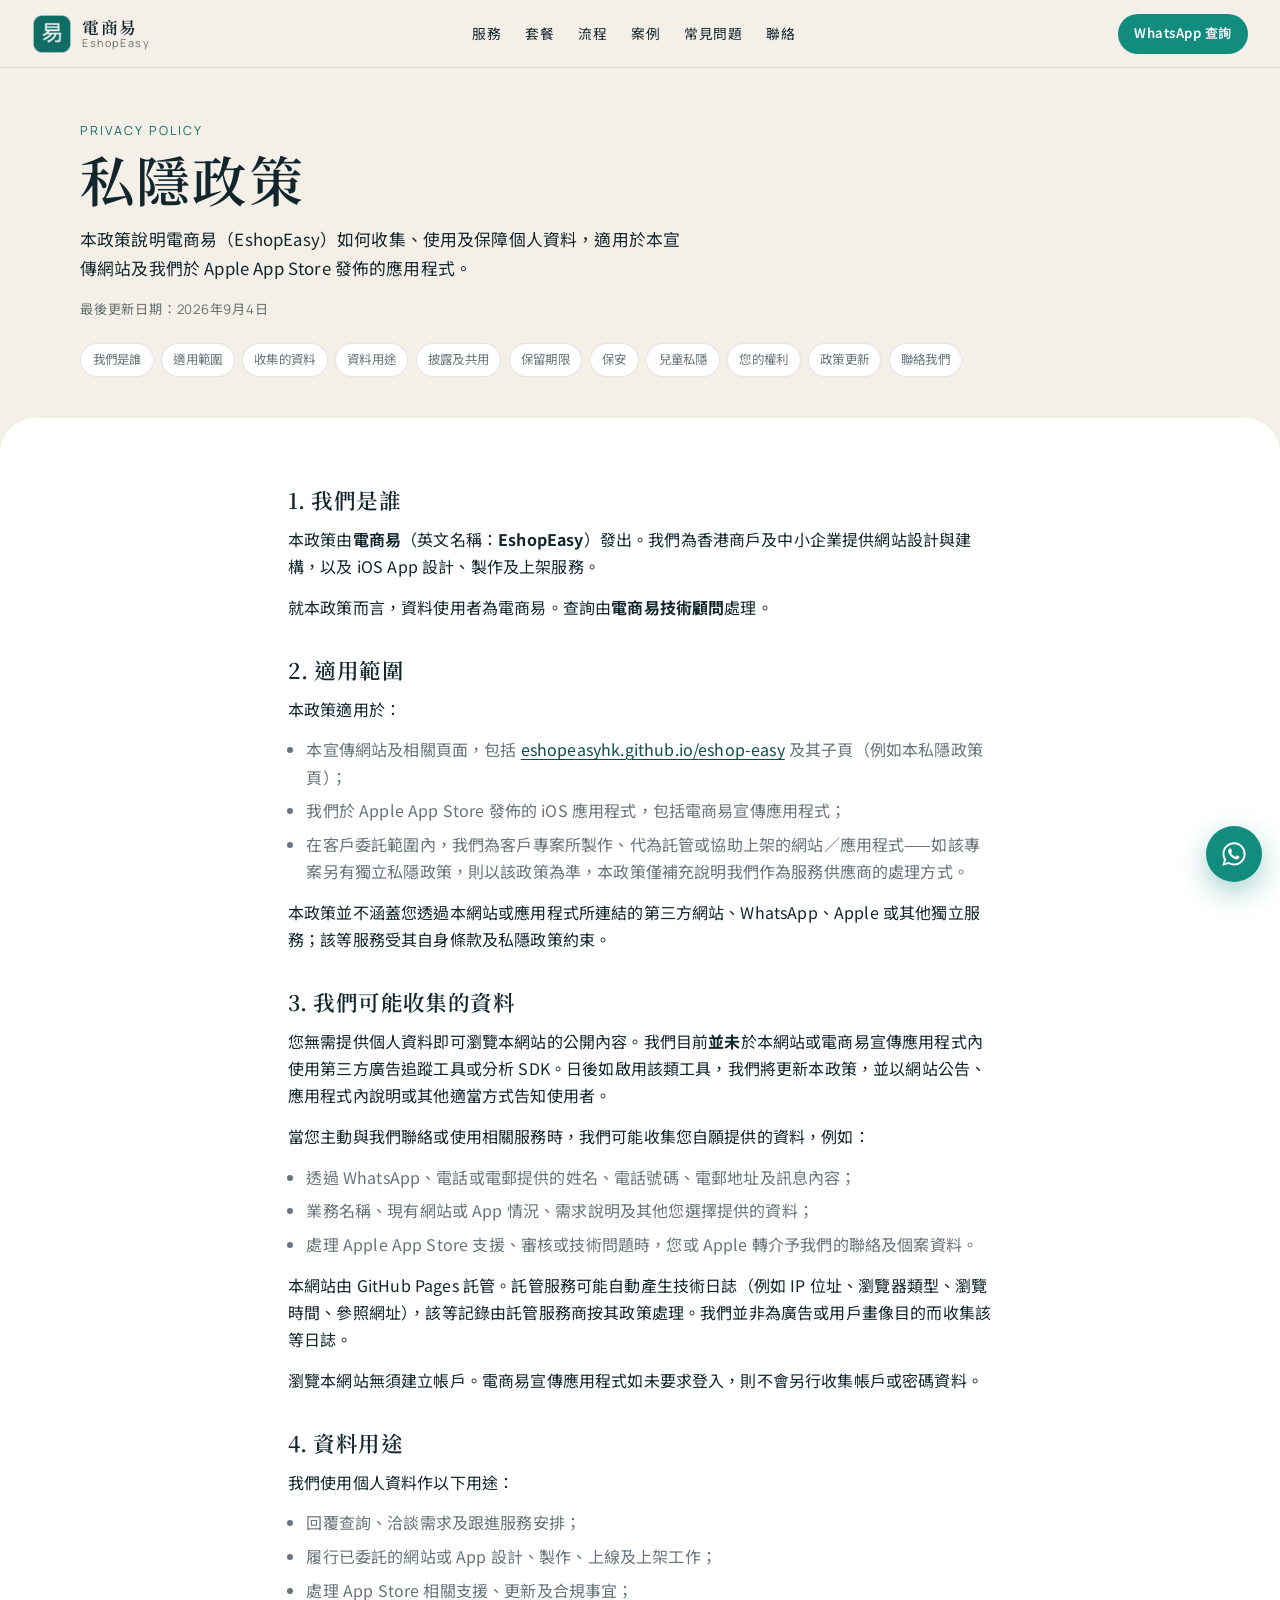
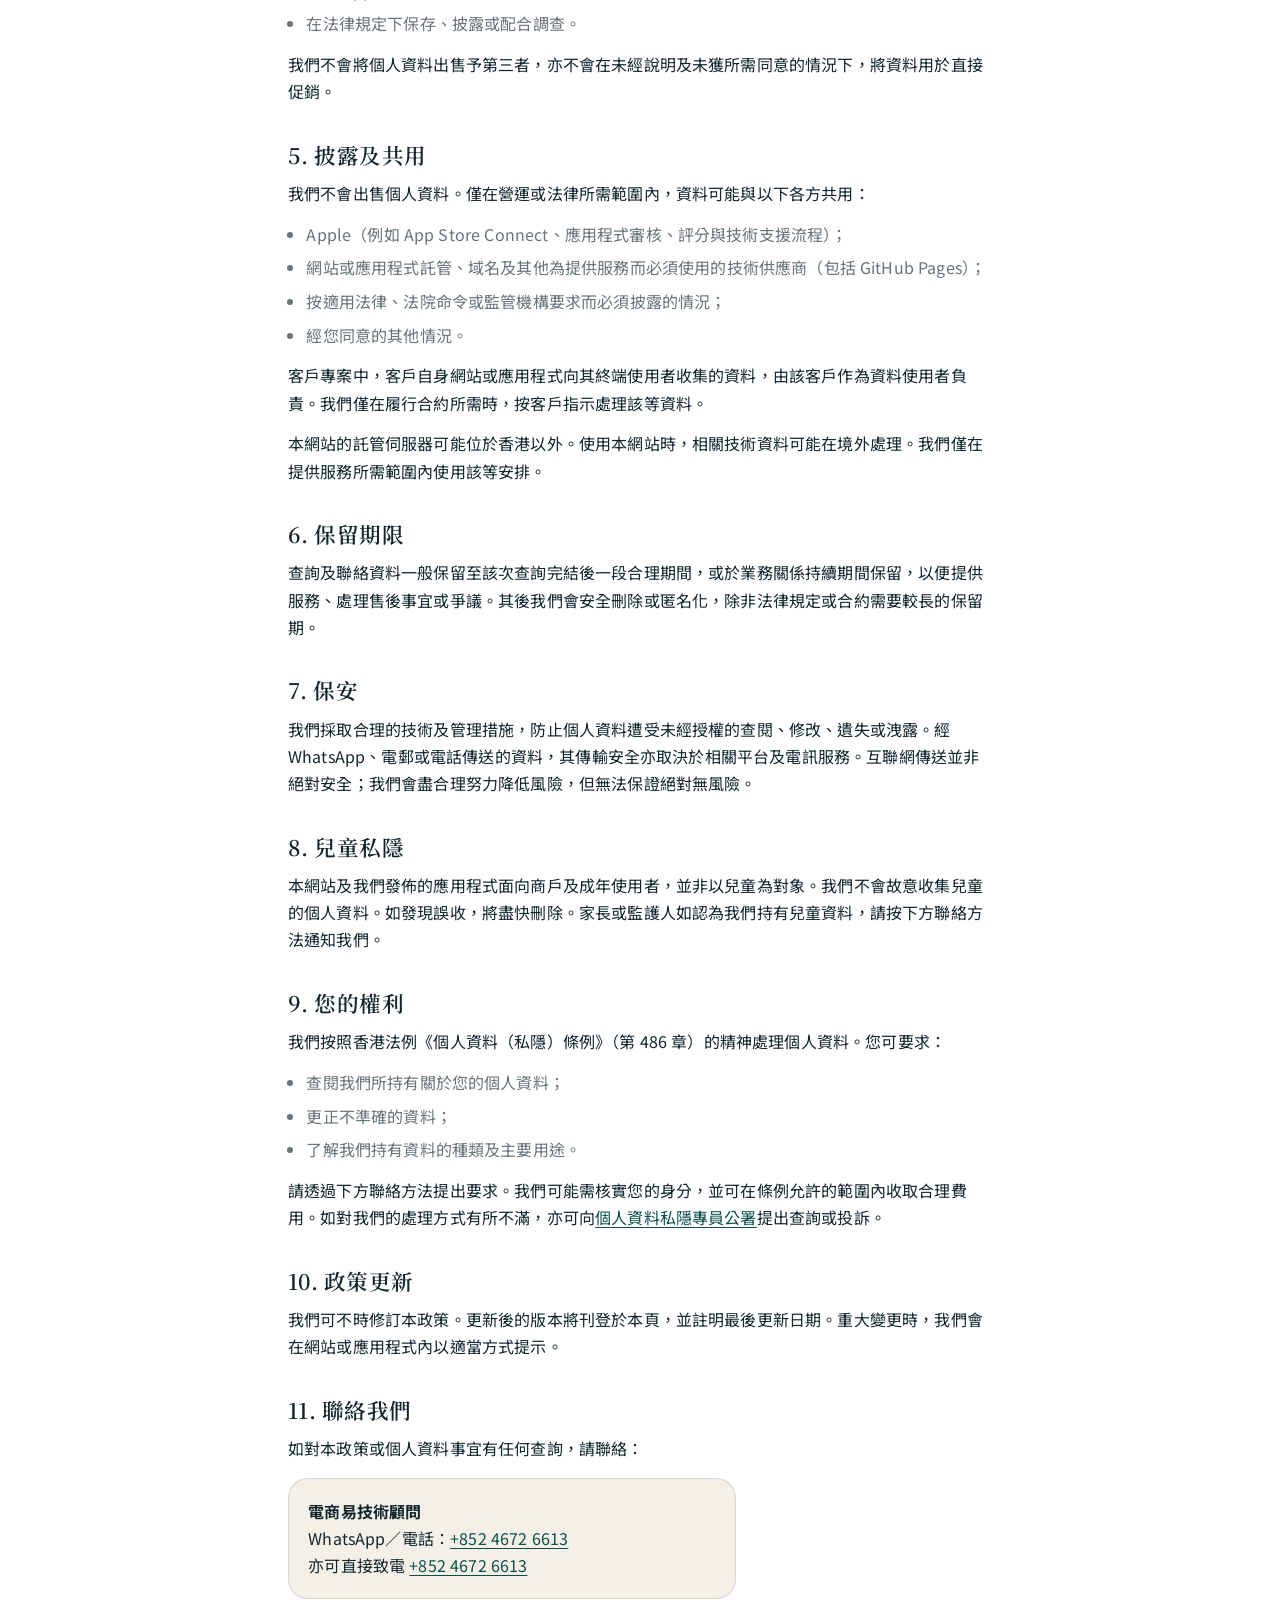
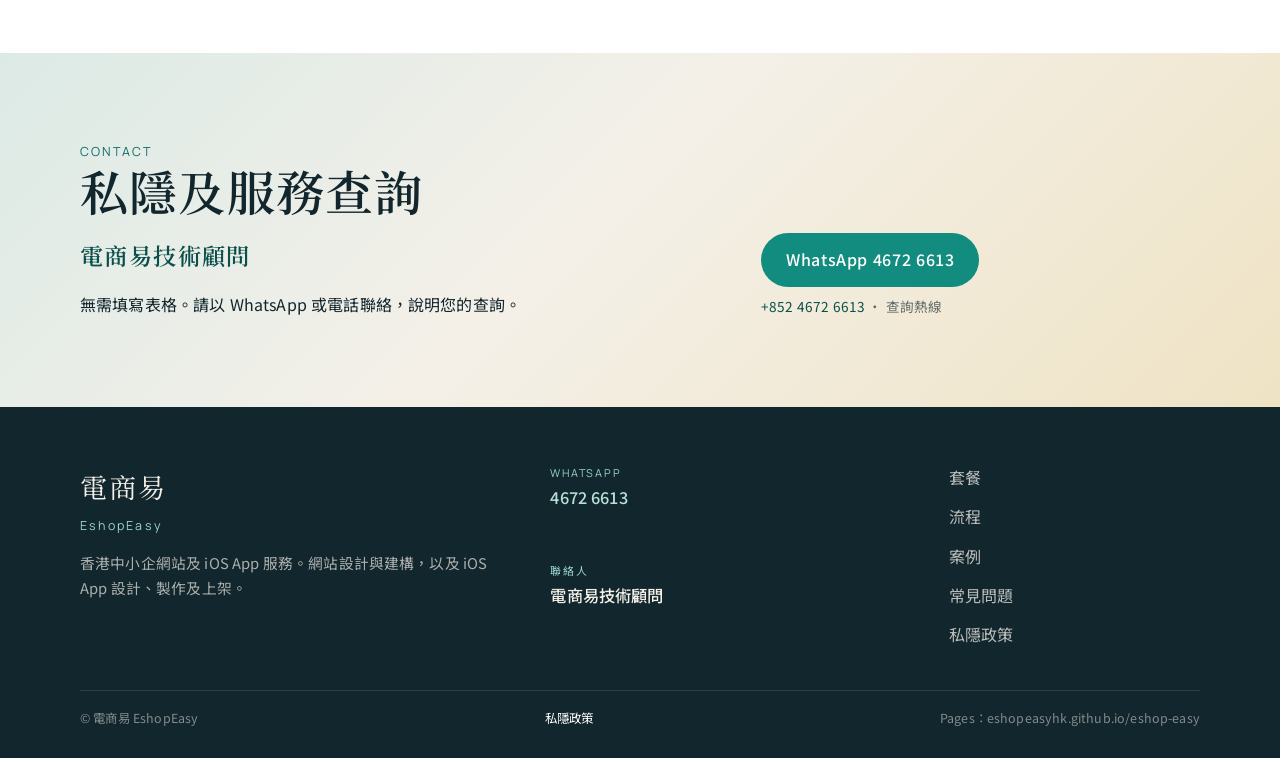
<file: privacy.html>
<!DOCTYPE html>
<html lang="zh-Hant-HK">
<head>
  <meta charset="utf-8">
  <meta name="viewport" content="width=device-width, initial-scale=1">
  <title>私隱政策｜電商易 EshopEasy</title>
  <meta name="description" content="電商易（EshopEasy）私隱政策：說明本網站、iOS 應用程式及相關服務如何收集、使用及保障個人資料。">
  <meta name="theme-color" content="#f4f0e8">
  <meta name="author" content="電商易 EshopEasy">
  <link rel="canonical" href="https://eshopeasyhk.github.io/eshop-easy/privacy.html">
  <link rel="icon" href="assets/favicon.svg" type="image/svg+xml">
  <link rel="icon" type="image/png" sizes="32x32" href="assets/favicon-32.png">
  <link rel="icon" type="image/png" sizes="64x64" href="assets/favicon-64.png">
  <link rel="apple-touch-icon" href="apple-touch-icon.png">
  <link rel="manifest" href="site.webmanifest">
  <meta property="og:type" content="website">
  <meta property="og:locale" content="zh_HK">
  <meta property="og:url" content="https://eshopeasyhk.github.io/eshop-easy/privacy.html">
  <meta property="og:site_name" content="電商易 EshopEasy">
  <meta property="og:title" content="私隱政策｜電商易 EshopEasy">
  <meta property="og:description" content="說明本網站、iOS 應用程式及相關服務如何收集、使用及保障個人資料。">
  <meta property="og:image" content="https://eshopeasyhk.github.io/eshop-easy/assets/og.png">
  <meta property="og:image:type" content="image/png">
  <meta property="og:image:width" content="1200">
  <meta property="og:image:height" content="630">
  <meta name="twitter:card" content="summary_large_image">
  <meta name="twitter:title" content="私隱政策｜電商易 EshopEasy">
  <meta name="twitter:description" content="說明本網站、iOS 應用程式及相關服務如何收集、使用及保障個人資料。">
  <meta name="twitter:image" content="https://eshopeasyhk.github.io/eshop-easy/assets/og.png">
  <link rel="preconnect" href="https://fonts.googleapis.com">
  <link rel="preconnect" href="https://fonts.gstatic.com" crossorigin>
  <link href="https://fonts.googleapis.com/css2?family=Manrope:wght@500;600;700&family=Noto+Sans+TC:wght@400;500;600;700&family=Noto+Serif+TC:wght@500;600;700&display=swap" rel="stylesheet">
  <link rel="stylesheet" href="css/site.css">
</head>
<body class="page-legal">
  <a class="skip" href="#main">跳至內容</a>

  <header class="site-header is-scrolled" id="top">
    <a class="brand" href="./">
      <img src="assets/logo.png" width="40" height="40" alt="">
      <span class="brand-text">
        <strong>電商易</strong>
        <span>EshopEasy</span>
      </span>
    </a>
    <nav class="nav" aria-label="主要">
      <a href="./#services">服務</a>
      <a href="./#pricing">套餐</a>
      <a href="./#process">流程</a>
      <a href="./#work">案例</a>
      <a href="./#faq">常見問題</a>
      <a href="./#contact">聯絡</a>
    </nav>
    <a class="header-cta" href="https://wa.me/85246726613?text=%E6%82%A8%E5%A5%BD%EF%BC%8C%E6%83%B3%E4%BA%86%E8%A7%A3%E9%9B%BB%E5%95%86%E6%98%93%E6%9C%8D%E5%8B%99">WhatsApp 查詢</a>
    <button class="menu-toggle" type="button" aria-expanded="false" aria-controls="drawer" aria-label="開啟選單">
      <span></span><span></span><span></span>
    </button>
  </header>

  <div class="drawer" id="drawer" hidden>
    <nav aria-label="流動裝置選單">
      <a href="./#services"><em>01</em>服務</a>
      <a href="./#pricing"><em>02</em>套餐</a>
      <a href="./#process"><em>03</em>流程</a>
      <a href="./#work"><em>04</em>案例</a>
      <a href="./#faq"><em>05</em>常見問題</a>
      <a href="./#contact"><em>06</em>聯絡</a>
    </nav>
    <div class="drawer-meta">
      <a href="https://wa.me/85246726613?text=%E6%82%A8%E5%A5%BD%EF%BC%8C%E6%83%B3%E4%BA%86%E8%A7%A3%E9%9B%BB%E5%95%86%E6%98%93%E6%9C%8D%E5%8B%99">WhatsApp 4672 6613</a>
      <a href="privacy.html" aria-current="page">私隱政策</a>
      <span>香港 · 中小企網站及 iOS App</span>
    </div>
  </div>

  <main id="main">
    <header class="legal-hero">
      <div class="wrap">
        <p class="kicker">Privacy Policy</p>
        <h1>私隱政策</h1>
        <p class="legal-lede">本政策說明電商易（EshopEasy）如何收集、使用及保障個人資料，適用於本宣傳網站及我們於 Apple App Store 發佈的應用程式。</p>
        <p class="legal-updated">最後更新日期：<time datetime="2026-09-04">2026年9月4日</time></p>
        <nav class="legal-toc" aria-label="本頁章節">
          <a href="#who">我們是誰</a>
          <a href="#scope">適用範圍</a>
          <a href="#collect">收集的資料</a>
          <a href="#use">資料用途</a>
          <a href="#share">披露及共用</a>
          <a href="#retain">保留期限</a>
          <a href="#security">保安</a>
          <a href="#children">兒童私隱</a>
          <a href="#rights">您的權利</a>
          <a href="#updates">政策更新</a>
          <a href="#privacy-contact">聯絡我們</a>
        </nav>
      </div>
    </header>

    <article class="legal-doc" aria-labelledby="who">
      <div class="wrap legal-wrap">
        <section class="legal-section" id="who">
          <h2>1. 我們是誰</h2>
          <p>本政策由<strong>電商易</strong>（英文名稱：<strong>EshopEasy</strong>）發出。我們為香港商戶及中小企業提供網站設計與建構，以及 iOS App 設計、製作及上架服務。</p>
          <p>就本政策而言，資料使用者為電商易。查詢由<strong>電商易技術顧問</strong>處理。</p>
        </section>

        <section class="legal-section" id="scope">
          <h2>2. 適用範圍</h2>
          <p>本政策適用於：</p>
          <ul>
            <li>本宣傳網站及相關頁面，包括 <a href="https://eshopeasyhk.github.io/eshop-easy/">eshopeasyhk.github.io/eshop-easy</a> 及其子頁（例如本私隱政策頁）；</li>
            <li>我們於 Apple App Store 發佈的 iOS 應用程式，包括電商易宣傳應用程式；</li>
            <li>在客戶委託範圍內，我們為客戶專案所製作、代為託管或協助上架的網站／應用程式——如該專案另有獨立私隱政策，則以該政策為準，本政策僅補充說明我們作為服務供應商的處理方式。</li>
          </ul>
          <p>本政策並不涵蓋您透過本網站或應用程式所連結的第三方網站、WhatsApp、Apple 或其他獨立服務；該等服務受其自身條款及私隱政策約束。</p>
        </section>

        <section class="legal-section" id="collect">
          <h2>3. 我們可能收集的資料</h2>
          <p>您無需提供個人資料即可瀏覽本網站的公開內容。我們目前<strong>並未</strong>於本網站或電商易宣傳應用程式內使用第三方廣告追蹤工具或分析 SDK。日後如啟用該類工具，我們將更新本政策，並以網站公告、應用程式內說明或其他適當方式告知使用者。</p>
          <p>當您主動與我們聯絡或使用相關服務時，我們可能收集您自願提供的資料，例如：</p>
          <ul>
            <li>透過 WhatsApp、電話或電郵提供的姓名、電話號碼、電郵地址及訊息內容；</li>
            <li>業務名稱、現有網站或 App 情況、需求說明及其他您選擇提供的資料；</li>
            <li>處理 Apple App Store 支援、審核或技術問題時，您或 Apple 轉介予我們的聯絡及個案資料。</li>
          </ul>
          <p>本網站由 GitHub Pages 託管。託管服務可能自動產生技術日誌（例如 IP 位址、瀏覽器類型、瀏覽時間、參照網址），該等記錄由託管服務商按其政策處理。我們並非為廣告或用戶畫像目的而收集該等日誌。</p>
          <p>瀏覽本網站無須建立帳戶。電商易宣傳應用程式如未要求登入，則不會另行收集帳戶或密碼資料。</p>
        </section>

        <section class="legal-section" id="use">
          <h2>4. 資料用途</h2>
          <p>我們使用個人資料作以下用途：</p>
          <ul>
            <li>回覆查詢、洽談需求及跟進服務安排；</li>
            <li>履行已委託的網站或 App 設計、製作、上線及上架工作；</li>
            <li>處理 App Store 相關支援、更新及合規事宜；</li>
            <li>在法律規定下保存、披露或配合調查。</li>
          </ul>
          <p>我們不會將個人資料出售予第三者，亦不會在未經說明及未獲所需同意的情況下，將資料用於直接促銷。</p>
        </section>

        <section class="legal-section" id="share">
          <h2>5. 披露及共用</h2>
          <p>我們不會出售個人資料。僅在營運或法律所需範圍內，資料可能與以下各方共用：</p>
          <ul>
            <li>Apple（例如 App Store Connect、應用程式審核、評分與技術支援流程）；</li>
            <li>網站或應用程式託管、域名及其他為提供服務而必須使用的技術供應商（包括 GitHub Pages）；</li>
            <li>按適用法律、法院命令或監管機構要求而必須披露的情況；</li>
            <li>經您同意的其他情況。</li>
          </ul>
          <p>客戶專案中，客戶自身網站或應用程式向其終端使用者收集的資料，由該客戶作為資料使用者負責。我們僅在履行合約所需時，按客戶指示處理該等資料。</p>
          <p>本網站的託管伺服器可能位於香港以外。使用本網站時，相關技術資料可能在境外處理。我們僅在提供服務所需範圍內使用該等安排。</p>
        </section>

        <section class="legal-section" id="retain">
          <h2>6. 保留期限</h2>
          <p>查詢及聯絡資料一般保留至該次查詢完結後一段合理期間，或於業務關係持續期間保留，以便提供服務、處理售後事宜或爭議。其後我們會安全刪除或匿名化，除非法律規定或合約需要較長的保留期。</p>
        </section>

        <section class="legal-section" id="security">
          <h2>7. 保安</h2>
          <p>我們採取合理的技術及管理措施，防止個人資料遭受未經授權的查閱、修改、遺失或洩露。經 WhatsApp、電郵或電話傳送的資料，其傳輸安全亦取決於相關平台及電訊服務。互聯網傳送並非絕對安全；我們會盡合理努力降低風險，但無法保證絕對無風險。</p>
        </section>

        <section class="legal-section" id="children">
          <h2>8. 兒童私隱</h2>
          <p>本網站及我們發佈的應用程式面向商戶及成年使用者，並非以兒童為對象。我們不會故意收集兒童的個人資料。如發現誤收，將盡快刪除。家長或監護人如認為我們持有兒童資料，請按下方聯絡方法通知我們。</p>
        </section>

        <section class="legal-section" id="rights">
          <h2>9. 您的權利</h2>
          <p>我們按照香港法例《個人資料（私隱）條例》（第 486 章）的精神處理個人資料。您可要求：</p>
          <ul>
            <li>查閱我們所持有關於您的個人資料；</li>
            <li>更正不準確的資料；</li>
            <li>了解我們持有資料的種類及主要用途。</li>
          </ul>
          <p>請透過下方聯絡方法提出要求。我們可能需核實您的身分，並可在條例允許的範圍內收取合理費用。如對我們的處理方式有所不滿，亦可向<a href="https://www.pcpd.org.hk/" rel="noopener noreferrer">個人資料私隱專員公署</a>提出查詢或投訴。</p>
        </section>

        <section class="legal-section" id="updates">
          <h2>10. 政策更新</h2>
          <p>我們可不時修訂本政策。更新後的版本將刊登於本頁，並註明最後更新日期。重大變更時，我們會在網站或應用程式內以適當方式提示。</p>
        </section>

        <section class="legal-section" id="privacy-contact">
          <h2>11. 聯絡我們</h2>
          <p>如對本政策或個人資料事宜有任何查詢，請聯絡：</p>
          <p class="legal-contact-card">
            <strong>電商易技術顧問</strong><br>
            WhatsApp／電話：<a href="https://wa.me/85246726613">+852 4672 6613</a><br>
            亦可直接致電 <a href="tel:+85246726613">+852 4672 6613</a>
          </p>
        </section>
      </div>
    </article>

    <section class="contact" id="contact" aria-labelledby="contact-title">
      <div class="wrap contact-inner">
        <div>
          <p class="kicker">Contact</p>
          <h2 id="contact-title">私隱及服務查詢</h2>
          <div class="contact-lead">
            <p class="contact-lead-name">電商易技術顧問</p>
          </div>
          <p>無需填寫表格。請以 WhatsApp 或電話聯絡，說明您的查詢。</p>
        </div>
        <div class="contact-actions">
          <a class="btn btn-wa btn-lg" href="https://wa.me/85246726613?text=%E6%82%A8%E5%A5%BD%EF%BC%8C%E6%83%B3%E4%BA%86%E8%A7%A3%E9%9B%BB%E5%95%86%E6%98%93%E6%9C%8D%E5%8B%99">WhatsApp 4672 6613</a>
          <p class="contact-note">
            <a href="tel:+85246726613">+852 4672 6613</a>
            · 查詢熱線
          </p>
        </div>
      </div>
    </section>
  </main>

  <footer class="site-footer">
    <div class="wrap">
      <div class="foot-grid">
        <div>
          <p class="foot-brand">電商易<span>EshopEasy</span></p>
          <p class="foot-tag">香港中小企網站及 iOS App 服務。網站設計與建構，以及 iOS App 設計、製作及上架。</p>
        </div>
        <ul class="contact-list">
          <li>
            <a class="wa-link" href="https://wa.me/85246726613?text=%E6%82%A8%E5%A5%BD%EF%BC%8C%E6%83%B3%E4%BA%86%E8%A7%A3%E9%9B%BB%E5%95%86%E6%98%93%E6%9C%8D%E5%8B%99">
              <small>WhatsApp</small>
              <strong>4672 6613</strong>
            </a>
          </li>
          <li>
            <a href="tel:+85246726613">
              <small>聯絡人</small>
              <strong>電商易技術顧問</strong>
            </a>
          </li>
        </ul>
        <ul class="foot-nav" aria-label="頁尾">
          <li><a href="./#pricing">套餐</a></li>
          <li><a href="./#process">流程</a></li>
          <li><a href="./#work">案例</a></li>
          <li><a href="./#faq">常見問題</a></li>
          <li><a href="privacy.html" aria-current="page">私隱政策</a></li>
        </ul>
      </div>
      <div class="foot-bottom">
        <span>© 電商易 EshopEasy</span>
        <a href="privacy.html" aria-current="page">私隱政策</a>
        <span>Pages：eshopeasyhk.github.io/eshop-easy</span>
      </div>
    </div>
  </footer>

  <a class="wa-float" href="https://wa.me/85246726613?text=%E6%82%A8%E5%A5%BD%EF%BC%8C%E6%83%B3%E4%BA%86%E8%A7%A3%E9%9B%BB%E5%95%86%E6%98%93%E6%9C%8D%E5%8B%99" aria-label="WhatsApp 4672 6613">
    <svg viewBox="0 0 24 24" aria-hidden="true"><path d="M19.05 4.91A9.82 9.82 0 0 0 12.04 2C6.58 2 2.14 6.44 2.14 11.9c0 1.75.46 3.45 1.32 4.95L2 22l5.3-1.39a9.87 9.87 0 0 0 4.74 1.21h.01c5.46 0 9.9-4.44 9.9-9.9 0-2.65-1.03-5.14-2.9-7.01zm-7.01 15.24h-.01a8.2 8.2 0 0 1-4.18-1.15l-.3-.18-3.14.82.84-3.06-.2-.31a8.18 8.18 0 0 1-1.26-4.38c0-4.54 3.7-8.23 8.24-8.23 2.2 0 4.27.86 5.82 2.42a8.18 8.18 0 0 1 2.41 5.83c0 4.54-3.7 8.24-8.22 8.24zm4.52-6.16c-.25-.12-1.47-.72-1.7-.81-.23-.08-.39-.12-.56.12-.17.25-.64.81-.79.97-.14.17-.29.19-.54.06-.25-.12-1.05-.39-2-1.23-.74-.66-1.23-1.47-1.38-1.72-.14-.25-.02-.38.11-.51.11-.11.25-.29.37-.43.12-.14.17-.25.25-.41.08-.17.04-.31-.02-.43-.06-.12-.56-1.35-.76-1.84-.2-.48-.41-.42-.56-.42h-.48c-.17 0-.43.06-.66.31-.23.25-.87.85-.87 2.07 0 1.22.89 2.4 1.01 2.56.12.17 1.75 2.67 4.23 3.74 1.48.64 1.84.7 2.5.59.38-.07 1.47-.6 1.67-1.18.21-.58.21-1.07.14-1.18-.06-.1-.23-.17-.48-.29z"/></svg>
  </a>

  <script src="js/site.js"></script>
</body>
</html>
</file>
<file: css/site.css>
/* 電商易 EshopEasy — Hong Kong SME services */

:root {
  --paper: #f4f0e8;
  --sand: #e8e2d4;
  --white: #ffffff;
  --ink: #12262e;
  --muted: rgba(18, 38, 46, 0.64);
  --line: rgba(18, 38, 46, 0.12);
  --teal: #0f6d66;
  --teal-dark: #0a4f4a;
  --amber: #c9892a;
  --wa: #128c7e;
  --serif: "Noto Serif TC", "Songti TC", "PMingLiU", serif;
  --sans: "Noto Sans TC", "PingFang TC", "Hiragino Sans CNS", "Microsoft JhengHei", sans-serif;
  --latin: "Manrope", "Noto Sans TC", sans-serif;
  --space: clamp(1.25rem, 4vw, 4.5rem);
  --max: 1120px;
  --radius: 1.25rem;
  --ease: cubic-bezier(0.22, 1, 0.36, 1);
}

*,
*::before,
*::after { box-sizing: border-box; }

html {
  scroll-behavior: smooth;
  scroll-padding-top: 5.25rem;
}

body {
  margin: 0;
  color: var(--ink);
  background: var(--paper);
  font-family: var(--sans);
  font-weight: 400;
  line-height: 1.7;
  letter-spacing: 0.01em;
  text-rendering: optimizeLegibility;
  -webkit-font-smoothing: antialiased;
}

img { max-width: 100%; display: block; }
button, a { color: inherit; }
button { font-family: inherit; cursor: pointer; }
body.nav-open { overflow: hidden; }

a { text-decoration: none; }

:focus-visible {
  outline: 2px solid var(--teal);
  outline-offset: 3px;
}

::selection {
  background: #c5e4df;
  color: var(--ink);
}

.skip {
  position: absolute;
  left: 1rem;
  top: -4rem;
  z-index: 100;
  background: var(--ink);
  color: var(--paper);
  padding: 0.6rem 1rem;
  border-radius: 999px;
  font-family: var(--latin);
}
.skip:focus { top: 1rem; }

.wrap {
  width: min(var(--max), calc(100% - 2.4rem));
  margin: 0 auto;
}

/* ---------- header ---------- */
.site-header {
  position: fixed;
  inset: 0 0 auto 0;
  z-index: 50;
  display: flex;
  align-items: center;
  justify-content: space-between;
  gap: 1rem;
  padding: 0.7rem 1.15rem;
  transition: background 0.35s var(--ease), box-shadow 0.35s var(--ease);
}

.site-header.is-scrolled {
  background: rgba(244, 240, 232, 0.9);
  backdrop-filter: blur(16px) saturate(1.15);
  -webkit-backdrop-filter: blur(16px) saturate(1.15);
  box-shadow: 0 1px 0 var(--line);
}

.brand {
  display: flex;
  align-items: center;
  gap: 0.65rem;
  min-width: 0;
}

.brand img {
  width: 40px;
  height: 40px;
  border-radius: 10px;
}

.brand-text {
  display: flex;
  flex-direction: column;
  line-height: 1.05;
}

.brand-text strong {
  font-family: var(--serif);
  font-weight: 600;
  font-size: 1.05rem;
  letter-spacing: 0.08em;
}

.brand-text span {
  font-family: var(--latin);
  font-size: 0.68rem;
  color: var(--muted);
  letter-spacing: 0.14em;
}

.nav {
  display: none;
  align-items: center;
  gap: 1.45rem;
}

.nav a {
  font-size: 0.86rem;
  letter-spacing: 0.06em;
  position: relative;
}

.nav a::after {
  content: "";
  position: absolute;
  left: 0;
  bottom: -4px;
  width: 100%;
  height: 1px;
  background: var(--teal);
  transform: scaleX(0);
  transform-origin: left;
  transition: transform 0.35s var(--ease);
}

.nav a:hover::after { transform: scaleX(1); }

.header-cta {
  display: none;
  align-items: center;
  background: var(--wa);
  color: var(--white) !important;
  font-family: var(--sans);
  font-size: 0.82rem;
  font-weight: 600;
  letter-spacing: 0.04em;
  padding: 0.55rem 1rem;
  border-radius: 999px;
}

.header-cta:hover { filter: brightness(1.06); }

.menu-toggle {
  width: 44px;
  height: 44px;
  border: 0;
  background: transparent;
  display: flex;
  flex-direction: column;
  justify-content: center;
  align-items: center;
  gap: 6px;
}

.menu-toggle span {
  display: block;
  width: 22px;
  height: 1.5px;
  background: var(--ink);
  transition: transform 0.3s var(--ease), opacity 0.3s;
}

.nav-open .menu-toggle span:nth-child(1) { transform: translateY(7.5px) rotate(45deg); }
.nav-open .menu-toggle span:nth-child(2) { opacity: 0; }
.nav-open .menu-toggle span:nth-child(3) { transform: translateY(-7.5px) rotate(-45deg); }

.drawer {
  position: fixed;
  inset: 0;
  background: var(--paper);
  z-index: 45;
  display: flex;
  flex-direction: column;
  justify-content: center;
  padding: 5rem 2rem 3rem;
  transform: translateY(-8px);
  opacity: 0;
  pointer-events: none;
  transition: opacity 0.35s var(--ease), transform 0.35s var(--ease);
}

.nav-open .drawer {
  opacity: 1;
  transform: none;
  pointer-events: auto;
}

.drawer a {
  font-family: var(--serif);
  font-size: clamp(1.8rem, 7vw, 2.8rem);
  line-height: 1.35;
}

.drawer a em {
  font-style: normal;
  font-family: var(--latin);
  color: var(--teal);
  font-size: 0.42em;
  margin-right: 0.45rem;
}

.drawer-meta {
  margin-top: 2.2rem;
  font-size: 0.92rem;
  color: var(--muted);
  display: grid;
  gap: 0.4rem;
}

.drawer-meta a { font-family: var(--sans); font-size: 1rem; color: var(--teal-dark); }

@media (min-width: 960px) {
  .nav, .header-cta { display: flex; }
  .menu-toggle { display: none; }
  .site-header { padding: 0.85rem 2rem; }
}

/* ---------- hero ---------- */
.hero {
  position: relative;
  min-height: 100svh;
  display: grid;
  align-items: center;
  overflow: hidden;
  isolation: isolate;
  padding: 7rem 0 5.5rem;
}

.hero-bg { position: absolute; inset: 0; z-index: -1; pointer-events: none; }

.orb {
  position: absolute;
  border-radius: 50%;
  filter: blur(8px);
}

.orb-a {
  width: min(52vw, 420px);
  aspect-ratio: 1;
  background: #d7ebe6;
  right: -6%;
  top: 8%;
}

.orb-b {
  width: min(38vw, 280px);
  aspect-ratio: 1;
  background: #efe3c4;
  left: -8%;
  bottom: 4%;
}

.hero-inner {
  width: min(var(--max), calc(100% - 2.4rem));
  margin: 0 auto;
  display: grid;
  gap: 1.25rem;
  max-width: 38rem;
  justify-self: start;
  margin-left: clamp(1.2rem, 6vw, 8rem);
}

.eyebrow {
  display: flex;
  align-items: center;
  gap: 0.75rem;
  font-family: var(--latin);
  font-size: 0.72rem;
  letter-spacing: 0.22em;
  text-transform: uppercase;
  color: var(--muted);
  margin: 0;
}

.eyebrow::before {
  content: "";
  width: 2rem;
  height: 1px;
  background: var(--teal);
}

.hero h1 {
  font-family: var(--serif);
  font-weight: 600;
  font-size: clamp(3rem, 9vw, 5.6rem);
  line-height: 0.95;
  letter-spacing: 0.06em;
  margin: 0;
}

.hero h1 span {
  display: block;
  font-family: var(--latin);
  font-weight: 600;
  font-size: 0.28em;
  letter-spacing: 0.22em;
  color: var(--teal);
  margin-top: 0.55rem;
}

.lede {
  margin: 0;
  font-size: clamp(1rem, 2vw, 1.12rem);
  max-width: 28em;
}

.hero-actions {
  display: flex;
  flex-wrap: wrap;
  gap: 0.7rem;
  margin-top: 0.25rem;
}

.btn {
  display: inline-flex;
  align-items: center;
  justify-content: center;
  gap: 0.45rem;
  min-height: 48px;
  padding: 0.7rem 1.25rem;
  border-radius: 999px;
  font-family: var(--sans);
  font-size: 0.92rem;
  font-weight: 500;
  letter-spacing: 0.04em;
  border: 1px solid transparent;
  transition: transform 0.25s var(--ease), background 0.25s, color 0.25s, border-color 0.25s;
}

.btn:hover { transform: translateY(-1px); }

.btn-fb {
  background: #1877f2;
  color: #fff;
  border: 1px solid #1877f2;
}
.btn-fb:hover { filter: brightness(1.06); }

.btn-wa {
  background: var(--wa);
  color: var(--white);
}

.btn-ghost {
  background: transparent;
  border-color: var(--ink);
}

.btn-ghost:hover {
  background: var(--ink);
  color: var(--paper);
}

.btn-lg { min-height: 54px; padding-inline: 1.5rem; font-size: 1rem; }

.hero-chips {
  display: flex;
  flex-wrap: wrap;
  gap: 0.45rem;
  list-style: none;
  margin: 0.4rem 0 0;
  padding: 0;
}

.hero-chips li {
  font-size: 0.8rem;
  padding: 0.35rem 0.75rem;
  border-radius: 999px;
  background: var(--white);
  border: 1px solid var(--line);
  color: var(--muted);
}

.v-label {
  position: absolute;
  right: clamp(0.55rem, 3vw, 2rem);
  top: 50%;
  writing-mode: vertical-rl;
  letter-spacing: 0.42em;
  font-size: 0.76rem;
  color: var(--teal);
  transform: translateY(-50%);
  pointer-events: none;
}

.v-label span { color: var(--amber); margin-top: 1.2rem; display: inline-block; }

.hero-panel {
  display: none;
}

.window {
  background: var(--white);
  border-radius: 1.1rem;
  box-shadow: 0 18px 50px rgba(18, 38, 46, 0.1);
  overflow: hidden;
  border: 1px solid var(--line);
}

.window-bar {
  display: flex;
  align-items: center;
  gap: 0.35rem;
  padding: 0.7rem 0.9rem;
  background: #eef3f1;
  font-family: var(--latin);
  font-size: 0.72rem;
  color: var(--muted);
  letter-spacing: 0.04em;
}

.window-bar i {
  width: 8px;
  height: 8px;
  border-radius: 50%;
  background: #c9d4d1;
}

.window-bar i:first-child { background: #d9a3a3; }

.window-body { padding: 1.2rem 1.25rem 1.4rem; }

.win-kicker {
  margin: 0 0 0.3rem;
  font-family: var(--latin);
  font-size: 0.7rem;
  letter-spacing: 0.16em;
  text-transform: uppercase;
  color: var(--teal);
}

.win-title {
  margin: 0 0 0.9rem;
  font-family: var(--serif);
  font-size: 1.25rem;
  line-height: 1.35;
}

.window-body ul {
  margin: 0;
  padding: 0;
  list-style: none;
  display: grid;
  gap: 0.4rem;
  font-size: 0.9rem;
  color: var(--muted);
}

.window-body li::before {
  content: "";
  display: inline-block;
  width: 0.45rem;
  height: 0.45rem;
  border-radius: 50%;
  background: var(--teal);
  margin-right: 0.5rem;
  transform: translateY(-1px);
}

.phone {
  position: absolute;
  right: 8%;
  bottom: 14%;
  width: 148px;
  min-height: 168px;
  padding: 1.3rem 1rem;
  background: var(--teal-dark);
  color: var(--paper);
  border-radius: 1.4rem;
  box-shadow: 0 16px 36px rgba(10, 79, 74, 0.28);
  font-family: var(--serif);
  font-size: 1.05rem;
  line-height: 1.4;
}

.phone p { margin: 0; }

.scroll-hint {
  position: absolute;
  left: 50%;
  bottom: 1.2rem;
  transform: translateX(-50%);
  font-family: var(--latin);
  font-size: 0.65rem;
  letter-spacing: 0.28em;
  color: var(--muted);
  margin: 0;
}

.scroll-hint i {
  display: block;
  width: 1px;
  height: 2rem;
  margin: 0.4rem auto 0;
  background: linear-gradient(var(--teal), transparent);
}

@media (min-width: 980px) {
  .hero {
    grid-template-columns: 1.05fr 0.95fr;
    align-items: end;
  }
  .hero-panel {
    display: block;
    position: relative;
    min-height: 420px;
    padding: 0 6% 4rem 0;
  }
  .window { width: min(100%, 380px); margin-left: auto; }
}

/* ---------- sections ---------- */
.section { padding: clamp(3.6rem, 8vw, 7rem) 0; }

.kicker {
  font-family: var(--latin);
  font-style: normal;
  color: var(--teal);
  font-size: 0.78rem;
  letter-spacing: 0.16em;
  text-transform: uppercase;
  margin: 0 0 0.45rem;
}

.section h2,
.contact h2 {
  font-family: var(--serif);
  font-weight: 600;
  font-size: clamp(1.9rem, 4.6vw, 3rem);
  line-height: 1.2;
  letter-spacing: 0.02em;
  margin: 0 0 1rem;
}

.section-lead {
  max-width: 36rem;
  color: var(--muted);
  margin: -0.2rem 0 2rem;
}

/* intro */
.intro {
  background: var(--white);
  border-radius: 2.2rem 2.2rem 0 0;
  margin-top: -1.6rem;
  position: relative;
  z-index: 2;
}

.intro-grid {
  display: grid;
  gap: 1.6rem;
}

@media (min-width: 860px) {
  .intro-grid {
    grid-template-columns: 1.05fr 0.95fr;
    gap: 3.5rem;
    align-items: end;
  }
}

.watermark {
  font-family: var(--serif);
  font-size: clamp(4rem, 12vw, 7.2rem);
  line-height: 0.78;
  color: #e6efe8;
  letter-spacing: -0.04em;
  margin: 0 0 0.4rem;
  user-select: none;
}

.intro-copy p { margin: 0 0 1rem; font-size: 1.02rem; }
.intro-copy .note { font-size: 0.9rem; color: var(--muted); }

/* services */
.services { background: var(--white); }

.service-grid {
  display: grid;
  gap: 0.9rem;
}

@media (min-width: 760px) {
  .service-grid { grid-template-columns: 1fr 1fr; }
}

.service-card {
  padding: 1.35rem 1.3rem 1.45rem;
  background: var(--paper);
  border-radius: var(--radius);
  border: 1px solid transparent;
}

.service-card .idx,
.steps .idx {
  font-family: var(--latin);
  color: var(--teal);
  font-size: 0.78rem;
  letter-spacing: 0.14em;
}

.service-card h3,
.steps h3 {
  font-family: var(--serif);
  font-weight: 600;
  font-size: 1.25rem;
  margin: 0.35rem 0 0.45rem;
}

.service-card p { margin: 0; color: var(--muted); }

.offer-pair {
  display: grid;
  gap: 0.9rem;
  margin: 0 0 1.6rem;
}

@media (min-width: 760px) {
  .offer-pair { grid-template-columns: 1fr 1fr; }
}

.offer-card {
  padding: 1.45rem 1.4rem 1.55rem;
  border-radius: var(--radius);
  background: var(--teal-dark);
  color: var(--paper);
}

.offer-card .idx { color: #9ad4cb; }
.offer-card h3 {
  font-family: var(--serif);
  font-weight: 600;
  font-size: 1.28rem;
  margin: 0.35rem 0 0.5rem;
  line-height: 1.35;
}
.offer-card p {
  margin: 0;
  color: rgba(244, 240, 232, 0.82);
}

/* pricing */
.pricing { background: var(--paper); }

.price-grid {
  display: grid;
  gap: 1rem;
}

@media (min-width: 720px) {
  .price-grid { grid-template-columns: repeat(2, 1fr); align-items: stretch; }
}

@media (min-width: 1100px) {
  .pricing .wrap { width: min(1280px, calc(100% - 2.4rem)); }
  .price-grid { grid-template-columns: repeat(4, 1fr); }
  .price-card { padding: 1.3rem 1.15rem 1.35rem; }
  .price { font-size: clamp(1.75rem, 2.2vw, 2.15rem); }
}

.price-card {
  background: var(--white);
  border-radius: 1.35rem;
  padding: 1.5rem 1.4rem 1.55rem;
  display: flex;
  flex-direction: column;
  border: 1px solid var(--line);
  position: relative;
}

.price-card.featured {
  background: var(--ink);
  color: var(--paper);
  border-color: var(--ink);
}

.price-card.featured .price-meta,
.price-card.featured li { color: rgba(244, 240, 232, 0.72); }

.badge {
  position: absolute;
  top: 1rem;
  right: 1rem;
  margin: 0;
  font-size: 0.72rem;
  letter-spacing: 0.06em;
  padding: 0.25rem 0.55rem;
  border-radius: 999px;
  background: var(--amber);
  color: var(--ink);
}

.price-name {
  margin: 0;
  font-family: var(--latin);
  font-size: 0.75rem;
  letter-spacing: 0.14em;
  text-transform: uppercase;
  color: var(--teal);
}

.price-card.featured .price-name { color: #9ad4cb; }

.price-card h3 {
  font-family: var(--serif);
  font-size: 1.35rem;
  margin: 0.25rem 0 0.7rem;
}

.price {
  font-family: var(--latin);
  font-weight: 700;
  font-size: clamp(2rem, 4vw, 2.45rem);
  letter-spacing: -0.03em;
  margin: 0;
  line-height: 1;
}

.price .currency {
  font-size: 0.42em;
  margin-right: 0.15em;
  letter-spacing: 0;
}

.price .from {
  font-family: var(--sans);
  font-size: 0.38em;
  font-weight: 600;
  margin-right: 0.25em;
  letter-spacing: 0.06em;
}

.price-meta {
  margin: 0.45rem 0 1.1rem;
  color: var(--muted);
  font-size: 0.88rem;
}

.price-card ul {
  margin: 0 0 1.3rem;
  padding: 0;
  list-style: none;
  display: grid;
  gap: 0.45rem;
  color: var(--muted);
  font-size: 0.92rem;
  flex: 1;
}

.price-card .btn { width: 100%; }

.maintain {
  margin: 1.4rem 0 0;
  color: var(--muted);
  font-size: 0.95rem;
}

.maintain strong { color: var(--ink); }

/* process */
.process { background: var(--white); }

.steps {
  list-style: none;
  margin: 1.6rem 0 0;
  padding: 0;
  display: grid;
  gap: 1rem;
  counter-reset: none;
}

@media (min-width: 800px) {
  .steps { grid-template-columns: repeat(4, 1fr); gap: 1.2rem; }
}

.steps li {
  padding: 1.2rem 0 0;
  border-top: 2px solid var(--teal);
}

.steps p { margin: 0; color: var(--muted); font-size: 0.95rem; }

/* work */
.work { background: var(--paper); }

.work-grid {
  display: grid;
  gap: 1.8rem;
}

@media (min-width: 820px) {
  .work-grid {
    grid-template-columns: 1.1fr 0.9fr;
    align-items: center;
    gap: 3rem;
  }
}

.work p { margin: 0 0 1rem; }
.work .btn { margin-top: 0.4rem; }

.work-card {
  background: var(--white);
  border-radius: 1.35rem;
  padding: 1.6rem 1.5rem 1.7rem;
  border: 1px solid var(--line);
}

.work-tag {
  margin: 0 0 0.4rem;
  font-family: var(--latin);
  font-size: 0.72rem;
  letter-spacing: 0.16em;
  text-transform: uppercase;
  color: var(--teal);
}

.work-card h3 {
  font-family: var(--serif);
  font-size: 1.6rem;
  margin: 0 0 0.6rem;
}

.work-card p { color: var(--muted); }

.work-url {
  font-family: var(--latin);
  font-size: 0.82rem !important;
  letter-spacing: 0.02em;
  margin-top: 1rem !important;
}

/* faq */
.faq { background: var(--white); }

.faq-list {
  display: grid;
  gap: 0;
  border-top: 1px solid var(--line);
  margin-top: 1.6rem;
}

.faq-list details {
  border-bottom: 1px solid var(--line);
}

.faq-list summary {
  list-style: none;
  cursor: pointer;
  padding: 1.1rem 2rem 1.1rem 0;
  font-weight: 600;
  font-size: 1.05rem;
  position: relative;
}

.faq-list summary::-webkit-details-marker { display: none; }

.faq-list summary::after {
  content: "+";
  position: absolute;
  right: 0;
  top: 1.05rem;
  font-family: var(--latin);
  color: var(--teal);
  font-size: 1.2rem;
}

.faq-list details[open] summary::after { content: "–"; }

.faq-list details p {
  margin: 0 0 1.15rem;
  color: var(--muted);
  max-width: 40rem;
}

/* contact */
.contact {
  background:
    linear-gradient(135deg, #dceae6 0%, var(--paper) 46%, #efe3c4 100%);
  padding: clamp(3.2rem, 7vw, 5.5rem) 0;
}

.contact-inner {
  display: grid;
  gap: 1.4rem;
}

@media (min-width: 800px) {
  .contact-inner {
    grid-template-columns: 1.2fr 0.8fr;
    align-items: end;
  }
}

.contact p { margin: 0; max-width: 28rem; }

.contact-lead {
  margin: 0 0 1rem;
}

.contact-lead-name {
  font-family: var(--serif);
  font-size: 1.45rem;
  font-weight: 600;
  letter-spacing: 0.06em;
  color: var(--teal-dark);
  margin: 0 !important;
}

.contact-actions { display: grid; gap: 0.55rem; justify-items: start; }

.contact-note {
  font-size: 0.85rem;
  color: var(--muted);
}

.contact-note a { color: var(--teal-dark); }

/* footer */
.site-footer {
  background: var(--ink);
  color: var(--paper);
  padding: 3.6rem 0 1.8rem;
}

.site-footer a { color: var(--paper); }

.foot-grid {
  display: grid;
  gap: 1.8rem;
}

@media (min-width: 800px) {
  .foot-grid { grid-template-columns: 1.2fr 1fr 0.7fr; gap: 2.5rem; }
}

.foot-brand {
  font-family: var(--serif);
  font-size: 1.7rem;
  letter-spacing: 0.08em;
  margin: 0;
}

.foot-brand span {
  display: block;
  font-family: var(--latin);
  font-size: 0.78rem;
  letter-spacing: 0.18em;
  color: #9ad4cb;
  margin-top: 0.3rem;
}

.foot-tag {
  margin: 0.85rem 0 0;
  color: rgba(244, 240, 232, 0.68);
  font-size: 0.92rem;
}

.contact-list,
.foot-nav {
  list-style: none;
  margin: 0;
  padding: 0;
  display: grid;
  gap: 0.75rem;
}

.contact-list a { display: flex; flex-direction: column; gap: 0.1rem; }

.contact-list small {
  font-family: var(--latin);
  font-size: 0.68rem;
  letter-spacing: 0.16em;
  text-transform: uppercase;
  color: #9ad4cb;
}

.contact-list strong { font-weight: 500; font-size: 1.02rem; }
.wa-link strong { color: #b7e0d6; }
.contact-list a:hover strong { color: #fff; }

.foot-nav a { color: rgba(244, 240, 232, 0.75); }
.foot-nav a:hover { color: #fff; }

.foot-bottom {
  margin-top: 2.6rem;
  padding-top: 1.1rem;
  border-top: 1px solid rgba(244, 240, 232, 0.12);
  display: flex;
  flex-wrap: wrap;
  justify-content: space-between;
  gap: 0.7rem;
  font-size: 0.78rem;
  color: rgba(244, 240, 232, 0.5);
}

.foot-bottom a {
  color: rgba(244, 240, 232, 0.72);
}

.foot-bottom a:hover,
.foot-bottom a[aria-current="page"] {
  color: #fff;
}

/* ---------- legal / privacy ---------- */
.page-legal .site-header {
  background: rgba(244, 240, 232, 0.9);
  backdrop-filter: blur(16px) saturate(1.15);
  -webkit-backdrop-filter: blur(16px) saturate(1.15);
  box-shadow: 0 1px 0 var(--line);
}

.legal-hero {
  padding: 7.5rem 0 2.6rem;
}

.legal-hero h1 {
  font-family: var(--serif);
  font-weight: 600;
  font-size: clamp(2.2rem, 6vw, 3.4rem);
  letter-spacing: 0.04em;
  line-height: 1.15;
  margin: 0 0 0.9rem;
}

.legal-lede {
  margin: 0;
  max-width: 38rem;
  font-size: 1.05rem;
}

.legal-updated {
  margin: 1rem 0 0;
  font-family: var(--latin);
  font-size: 0.82rem;
  letter-spacing: 0.06em;
  color: var(--muted);
}

.legal-toc {
  display: flex;
  flex-wrap: wrap;
  gap: 0.45rem;
  margin: 1.4rem 0 0;
}

.legal-toc a {
  font-size: 0.78rem;
  padding: 0.32rem 0.72rem;
  border-radius: 999px;
  background: var(--white);
  border: 1px solid var(--line);
  color: var(--muted);
}

.legal-toc a:hover {
  border-color: var(--teal);
  color: var(--teal-dark);
}

.legal-doc {
  background: var(--white);
  border-radius: 2.2rem 2.2rem 0 0;
  padding: clamp(2.4rem, 6vw, 4.2rem) 0 clamp(2.2rem, 5vw, 3.4rem);
}

.legal-wrap { max-width: 44rem; }

.legal-section {
  margin: 0 0 2.15rem;
  scroll-margin-top: 5.5rem;
}

.legal-section:last-child { margin-bottom: 0; }

.legal-section h2 {
  font-family: var(--serif);
  font-weight: 600;
  font-size: 1.35rem;
  letter-spacing: 0.02em;
  margin: 0 0 0.7rem;
  line-height: 1.35;
}

.legal-section p {
  margin: 0 0 0.85rem;
}

.legal-section p:last-child { margin-bottom: 0; }

.legal-section ul {
  margin: 0 0 0.85rem;
  padding: 0 0 0 1.15rem;
  color: var(--muted);
}

.legal-section li { margin: 0 0 0.4rem; }

.legal-section a {
  color: var(--teal-dark);
  text-decoration: underline;
  text-underline-offset: 0.18em;
}

.legal-contact-card {
  margin: 1rem 0 0 !important;
  padding: 1.15rem 1.2rem;
  background: var(--paper);
  border-radius: var(--radius);
  border: 1px solid var(--line);
  max-width: 28rem;
}

.wa-float {
  position: fixed;
  right: 1.1rem;
  bottom: 1.1rem;
  z-index: 40;
  width: 56px;
  height: 56px;
  border-radius: 50%;
  background: var(--wa);
  color: var(--white);
  display: grid;
  place-items: center;
  box-shadow: 0 10px 28px rgba(18, 140, 126, 0.38);
  transition: transform 0.25s var(--ease);
}

.wa-float:hover { transform: scale(1.06); }
.wa-float svg { width: 28px; height: 28px; fill: currentColor; }

.reduced .orb,
.reduced [data-parallax] { transform: none !important; will-change: auto; }

@media (prefers-reduced-motion: reduce) {
  html { scroll-behavior: auto; }
  .scroll-hint i { display: none; }
  *, *::before, *::after {
    animation-duration: 0.01ms !important;
    animation-iteration-count: 1 !important;
    transition-duration: 0.01ms !important;
  }
}

@media (max-width: 720px) {
  .hero-inner {
    margin-left: auto;
    margin-right: auto;
    max-width: 100%;
  }
  .v-label { display: none; }
}


/* work cards grid */
.work-intro { max-width: 40rem; margin-bottom: 1.5rem; }
.work-cards {
  display: grid;
  gap: 1rem;
  grid-template-columns: 1fr;
}
@media (min-width: 800px) {
  .work-cards { grid-template-columns: 1fr 1fr; }
}
.work-cards .work-card {
  display: block;
  color: inherit;
  transition: transform .2s var(--ease), box-shadow .2s var(--ease);
}
.work-cards .work-card:hover {
  transform: translateY(-2px);
}
.work-card-demo .work-tag {
  color: var(--teal-dark);
}
</file>
